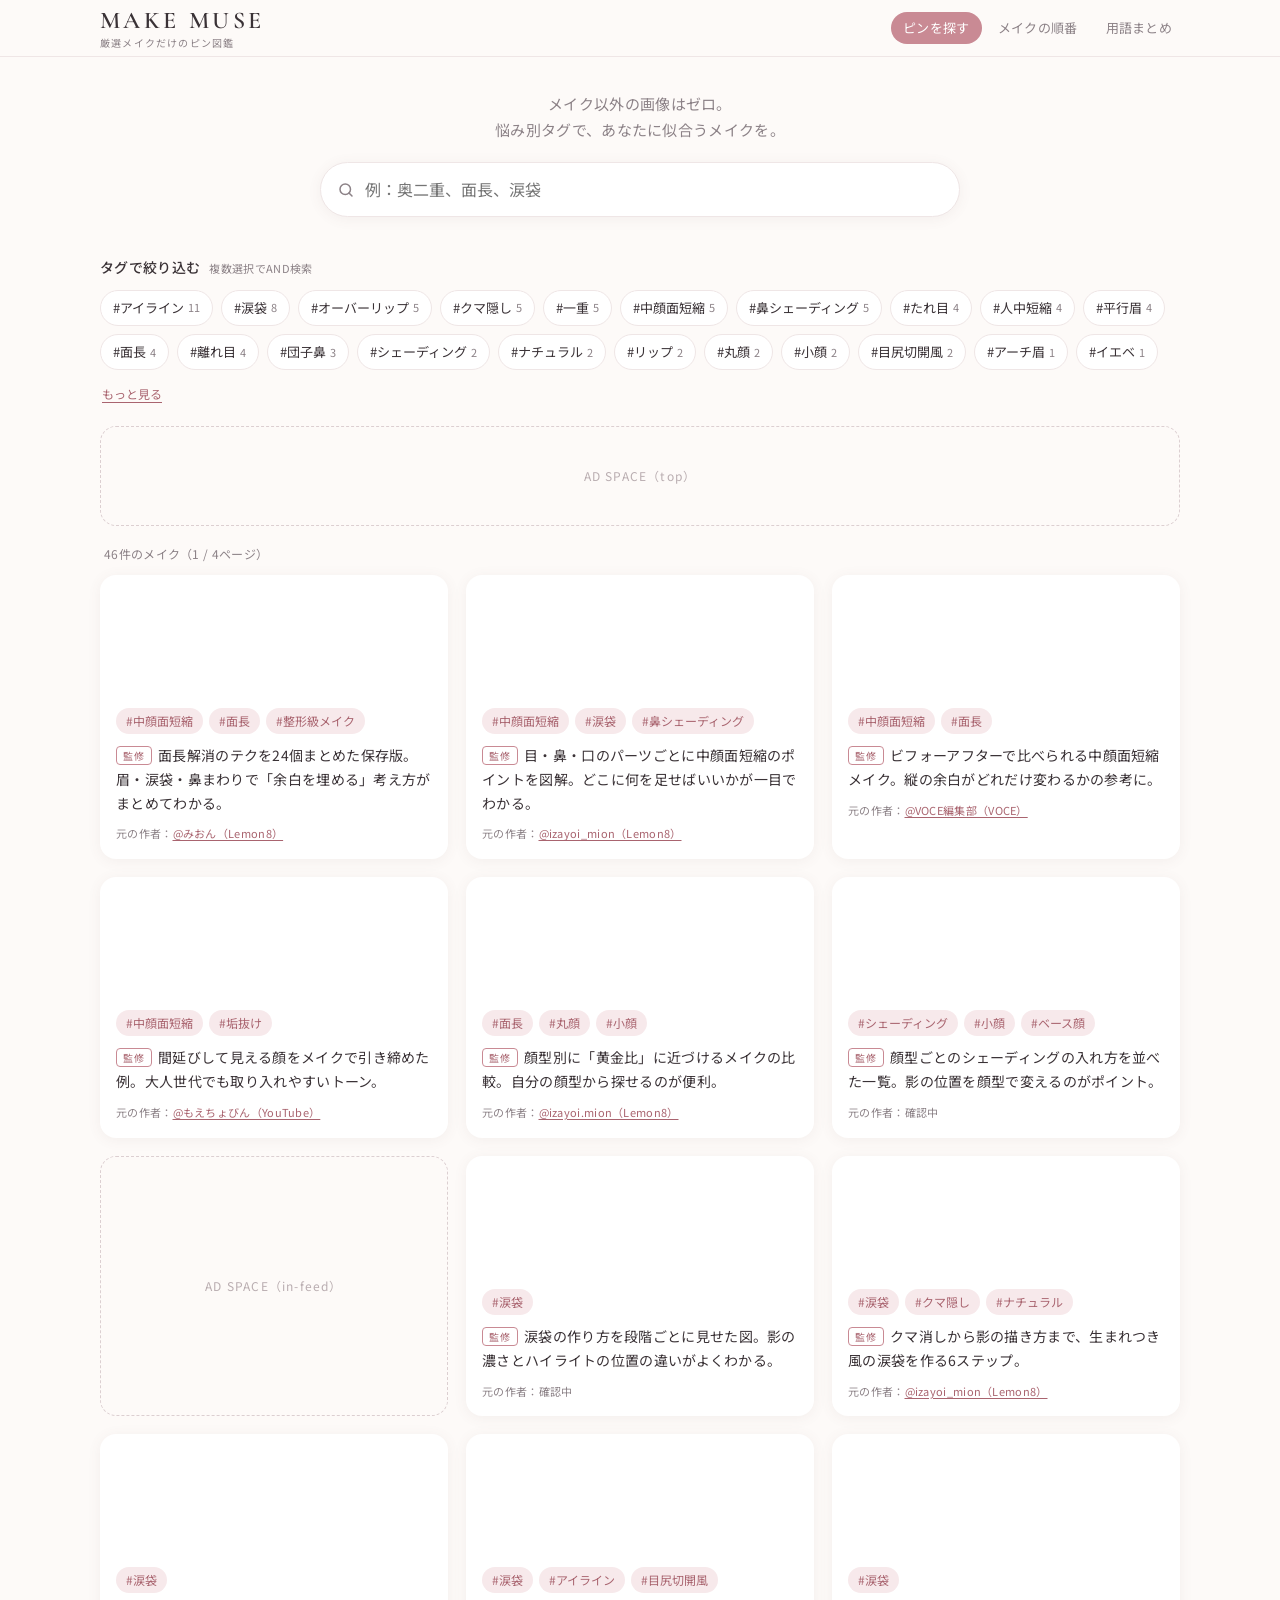
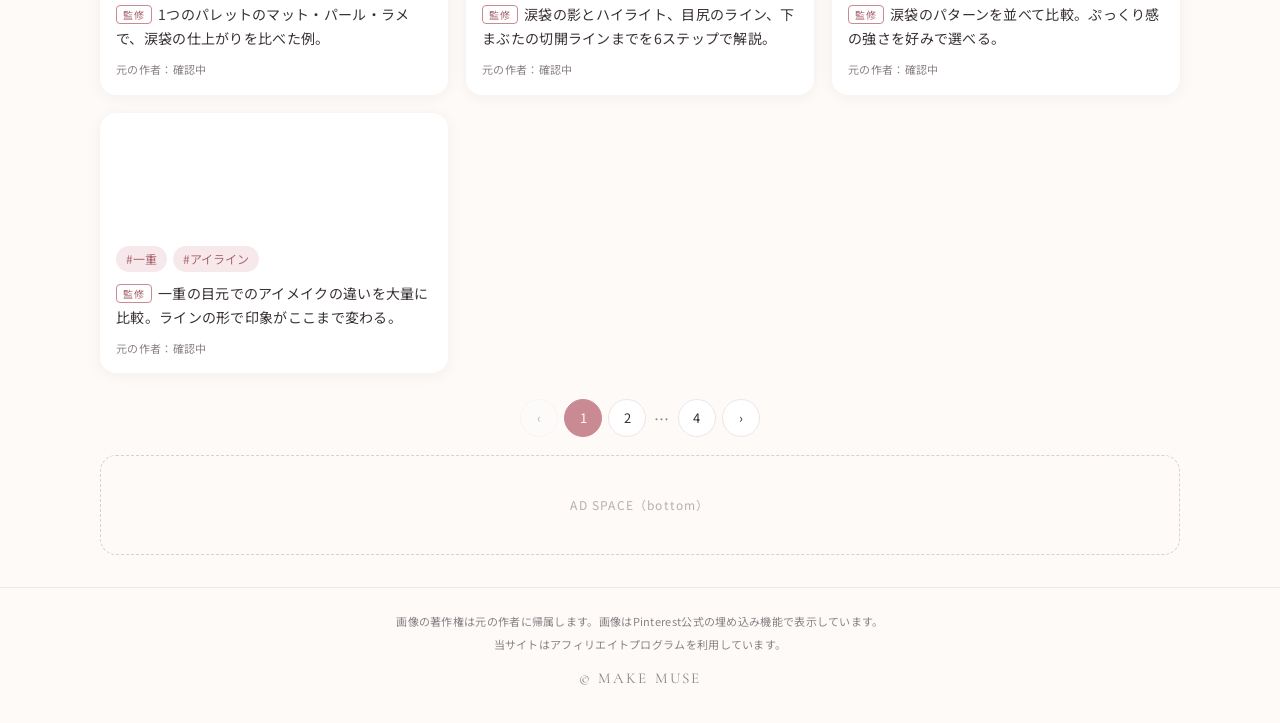
<file: index.html>
<!DOCTYPE html>
<html lang="ja">
<head>
  <meta charset="UTF-8">
  <meta name="viewport" content="width=device-width, initial-scale=1">
  <title>MAKE MUSE｜厳選メイクだけを集めたピン図鑑</title>
  <meta name="description" content="Pinterestから“メイク画像だけ”を厳選。#一重 #中顔面短縮 #涙袋 などのタグで、悩みに合うメイクがすぐ見つかるキュレーションサイト。">
  <meta property="og:title" content="MAKE MUSE｜厳選メイクだけを集めたピン図鑑">
  <meta property="og:description" content="悩み別タグで探せる、純粋なメイク画像だけのキュレーション。">
  <meta property="og:type" content="website">
  <meta property="og:url" content="https://makemuse.github.io/">
  <meta property="og:site_name" content="MAKE MUSE">
  <meta property="og:locale" content="ja_JP">
  <meta name="twitter:card" content="summary">
  <link rel="canonical" href="https://makemuse.github.io/">
  <link rel="preconnect" href="https://fonts.googleapis.com">
  <link rel="preconnect" href="https://fonts.gstatic.com" crossorigin>
  <link href="https://fonts.googleapis.com/css2?family=Noto+Sans+JP:wght@400;500;700&family=Cormorant+Garamond:wght@500;600&display=swap" rel="stylesheet">
  <link rel="stylesheet" href="css/style.css">

  <!-- ================================================================
       AdSense を使う場合はここに審査用/自動広告のコードを貼る
       <script async src="https://pagead2.googlesyndication.com/pagead/js/adsbygoogle.js?client=ca-pub-XXXXXXXXXXXXXXXX" crossorigin="anonymous"></script>
       ================================================================ -->
</head>
<body>
  <header class="site-header">
    <div class="container">
      <a class="logo" href="./">
        <span class="logo-en">MAKE MUSE</span>
        <span class="logo-ja">厳選メイクだけのピン図鑑</span>
      </a>
      <nav class="site-nav" aria-label="サイト内メニュー">
        <ul>
          <li><a href="./" aria-current="page">ピンを探す</a></li>
          <li><a href="guide.html">メイクの順番</a></li>
          <li><a href="glossary.html">用語まとめ</a></li>
        </ul>
      </nav>
    </div>
  </header>

  <main class="container">
    <section class="hero">
      <h1 class="hero-lead">メイク以外の画像はゼロ。<br>悩み別タグで、あなたに似合うメイクを。</h1>
    </section>

    <!-- 検索 -->
    <section class="search" aria-label="検索">
      <div class="search-box">
        <svg class="search-icon" viewBox="0 0 24 24" aria-hidden="true"><circle cx="11" cy="11" r="7" fill="none" stroke="currentColor" stroke-width="2"/><path d="M20 20l-4-4" stroke="currentColor" stroke-width="2" stroke-linecap="round"/></svg>
        <input id="search-input" type="search" inputmode="search" autocomplete="off"
               placeholder="例：奥二重、面長、涙袋" aria-label="キーワードで検索">
        <button id="search-clear" class="search-clear" type="button" aria-label="検索語を消す" hidden>×</button>
      </div>
      <p id="search-hint" class="search-hint" aria-live="polite"></p>
    </section>

    <!-- タグ -->
    <section class="tags" aria-label="タグで絞り込み">
      <div class="tags-head">
        <h2 class="section-title">タグで絞り込む <small>複数選択でAND検索</small></h2>
        <button id="tags-reset" class="text-btn" type="button" hidden>すべて解除</button>
      </div>
      <div id="tag-list" class="tag-list"></div>
      <button id="tags-more" class="text-btn tags-more" type="button" hidden>もっと見る</button>
    </section>

    <!-- 広告枠：上部（AdSense ディスプレイ広告などを想定） -->
    <aside class="ad-slot ad-slot--top" data-ad="top" aria-label="広告"></aside>

    <!-- 結果 -->
    <section class="results" aria-label="検索結果">
      <p id="result-count" class="result-count" aria-live="polite"></p>
      <div id="pin-grid" class="pin-grid"></div>
      <div id="empty" class="empty" hidden></div>
      <nav id="pager" class="pager" aria-label="ページ送り"></nav>
    </section>

    <!-- 広告枠：下部 -->
    <aside class="ad-slot ad-slot--bottom" data-ad="bottom" aria-label="広告"></aside>
  </main>

  <footer class="site-footer">
    <div class="container">
      <p class="footer-note">画像の著作権は元の作者に帰属します。画像はPinterest公式の埋め込み機能で表示しています。</p>
      <p class="footer-note">当サイトはアフィリエイトプログラムを利用しています。</p>
      <p class="copyright">© MAKE MUSE</p>
    </div>
  </footer>

  <script src="js/app.js"></script>
  <!-- Pinterest公式ウィジェット。data-pin-build で再描画用の関数名を公開 -->
  <script async defer src="https://assets.pinterest.com/js/pinit.js" data-pin-build="parsePins"></script>
</body>
</html>
</file>
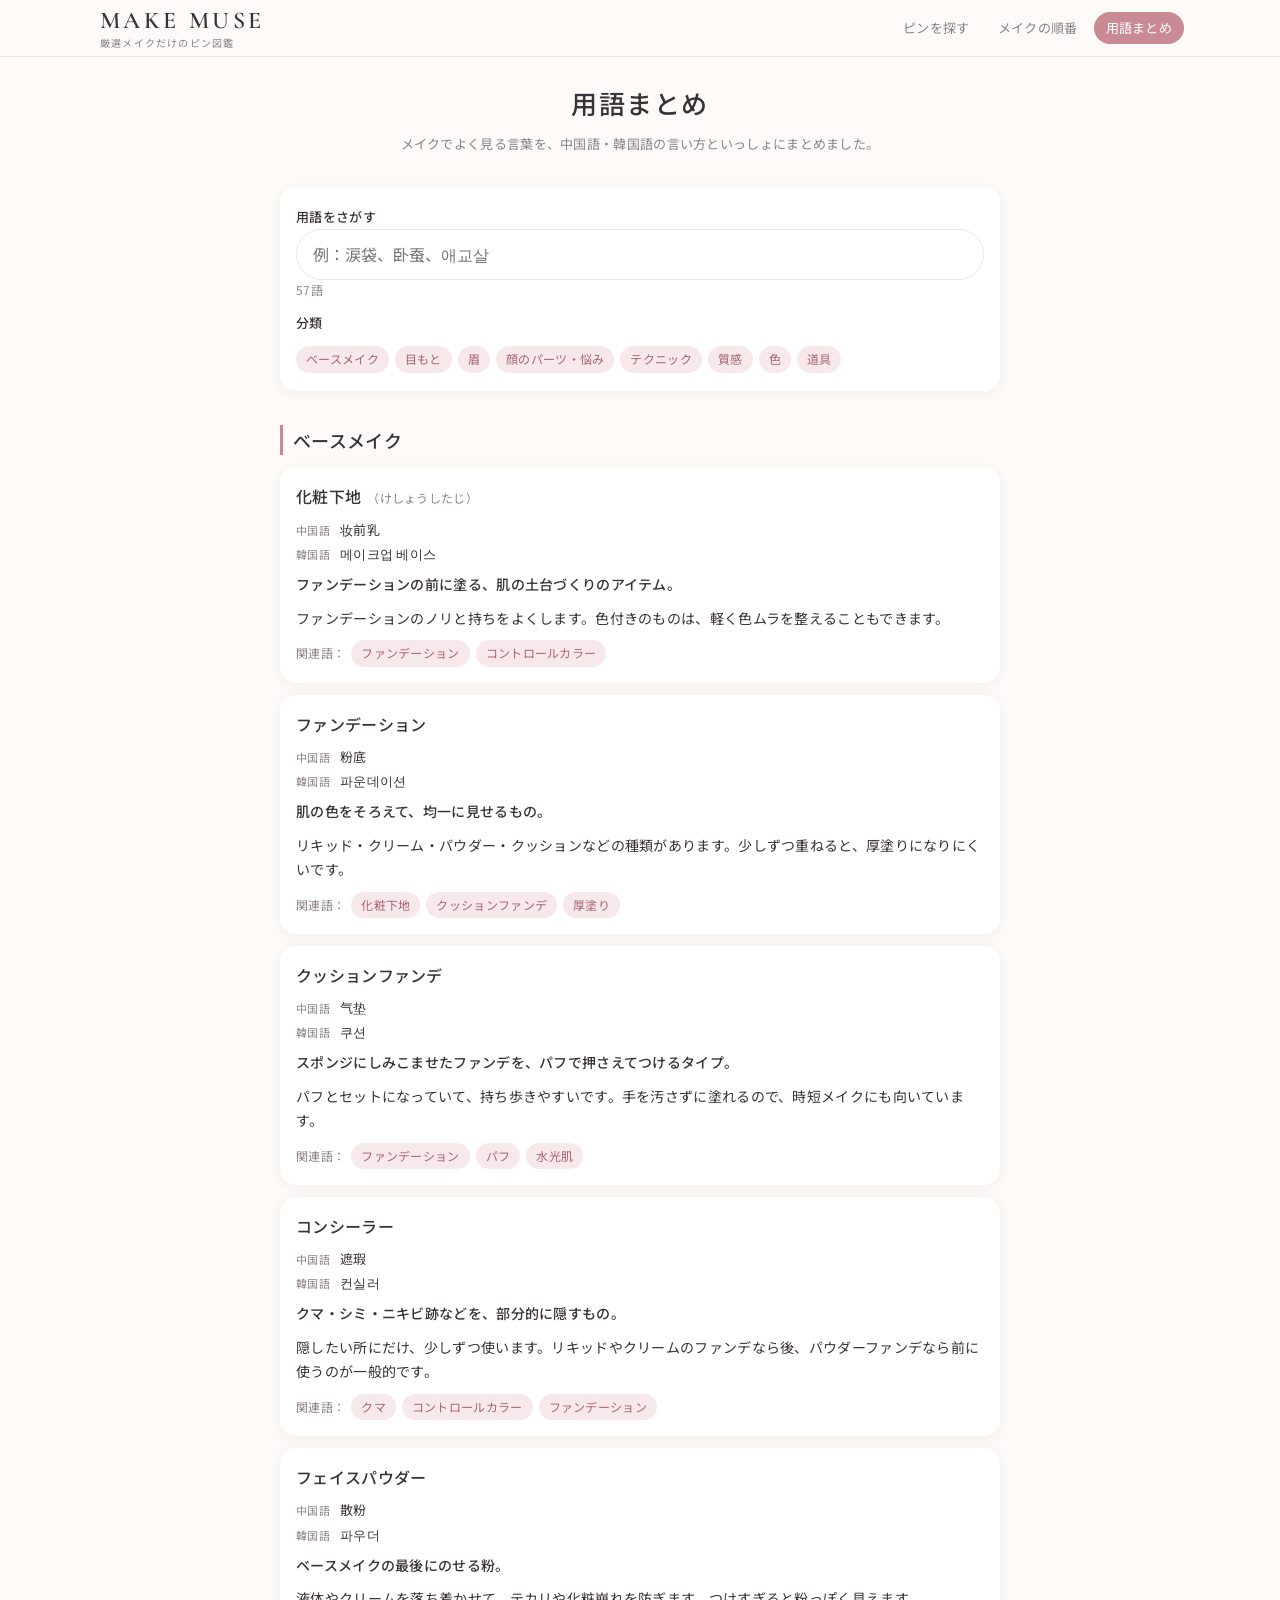
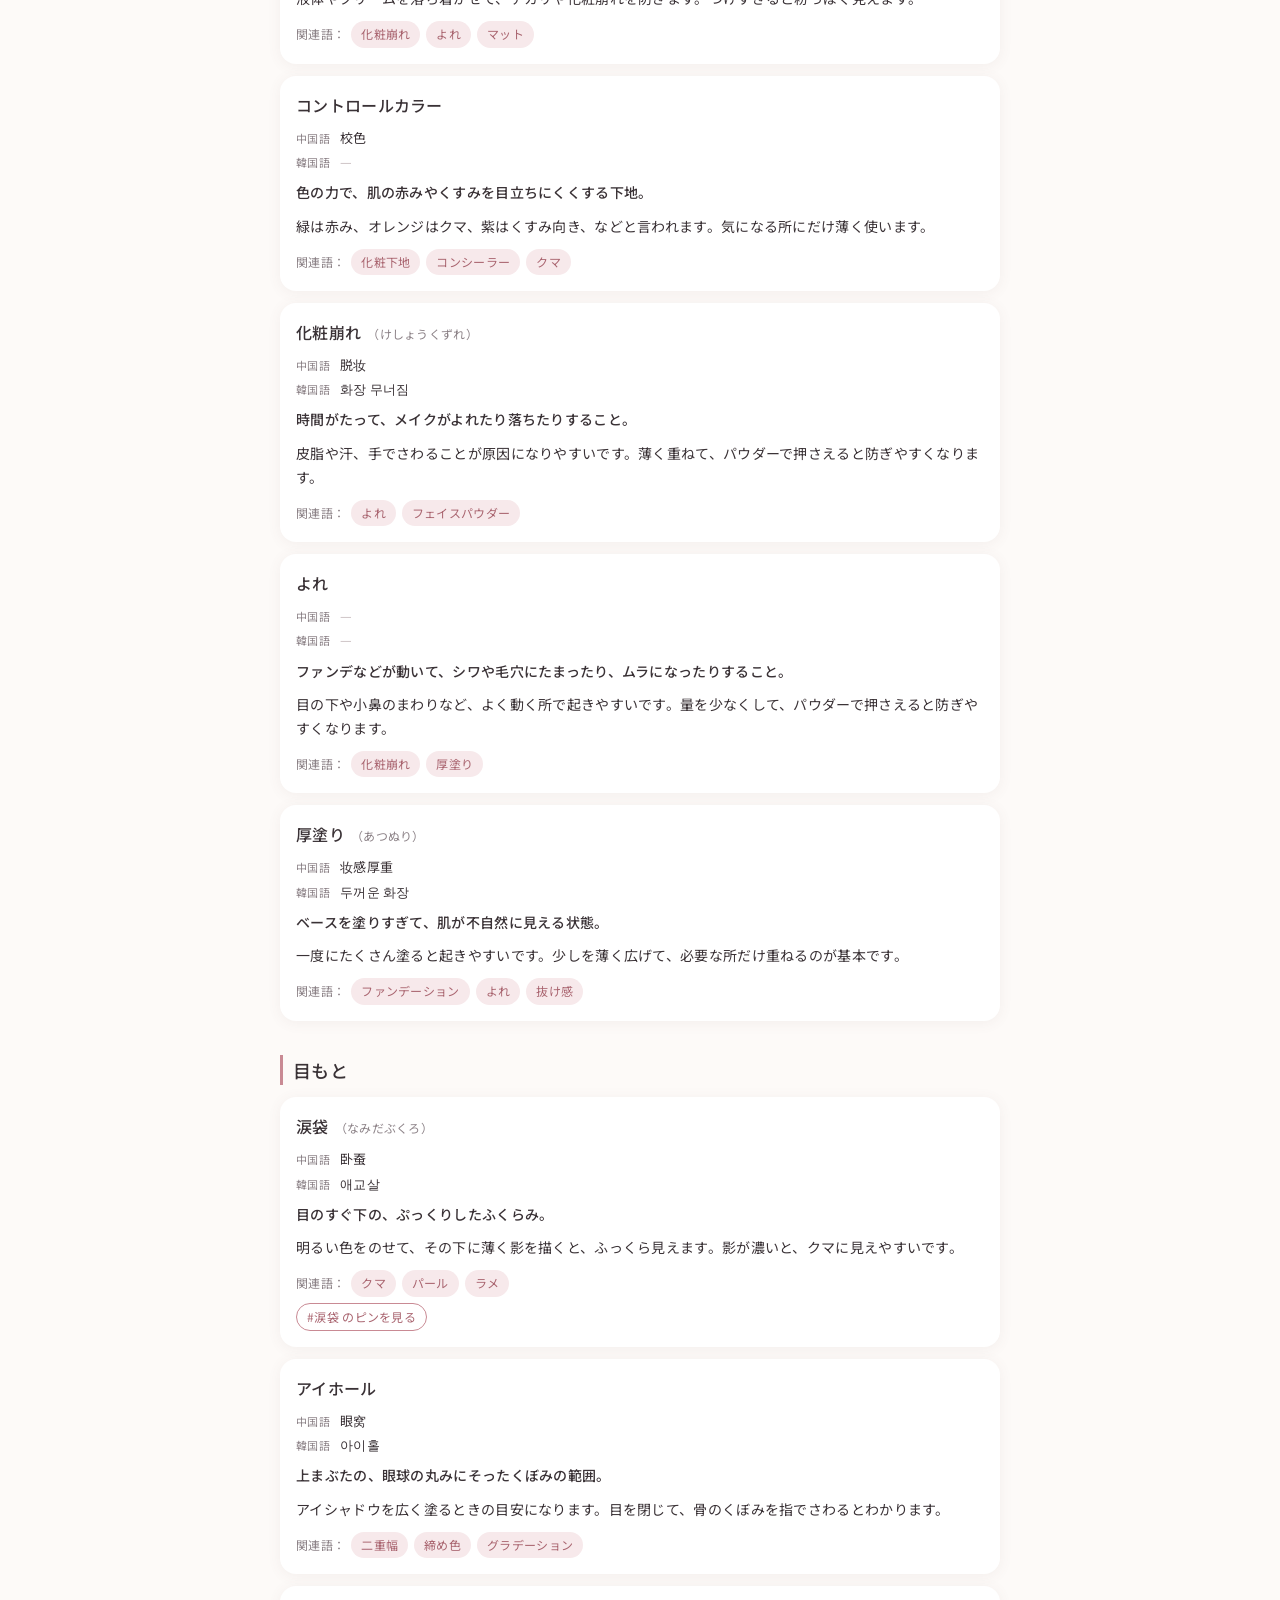
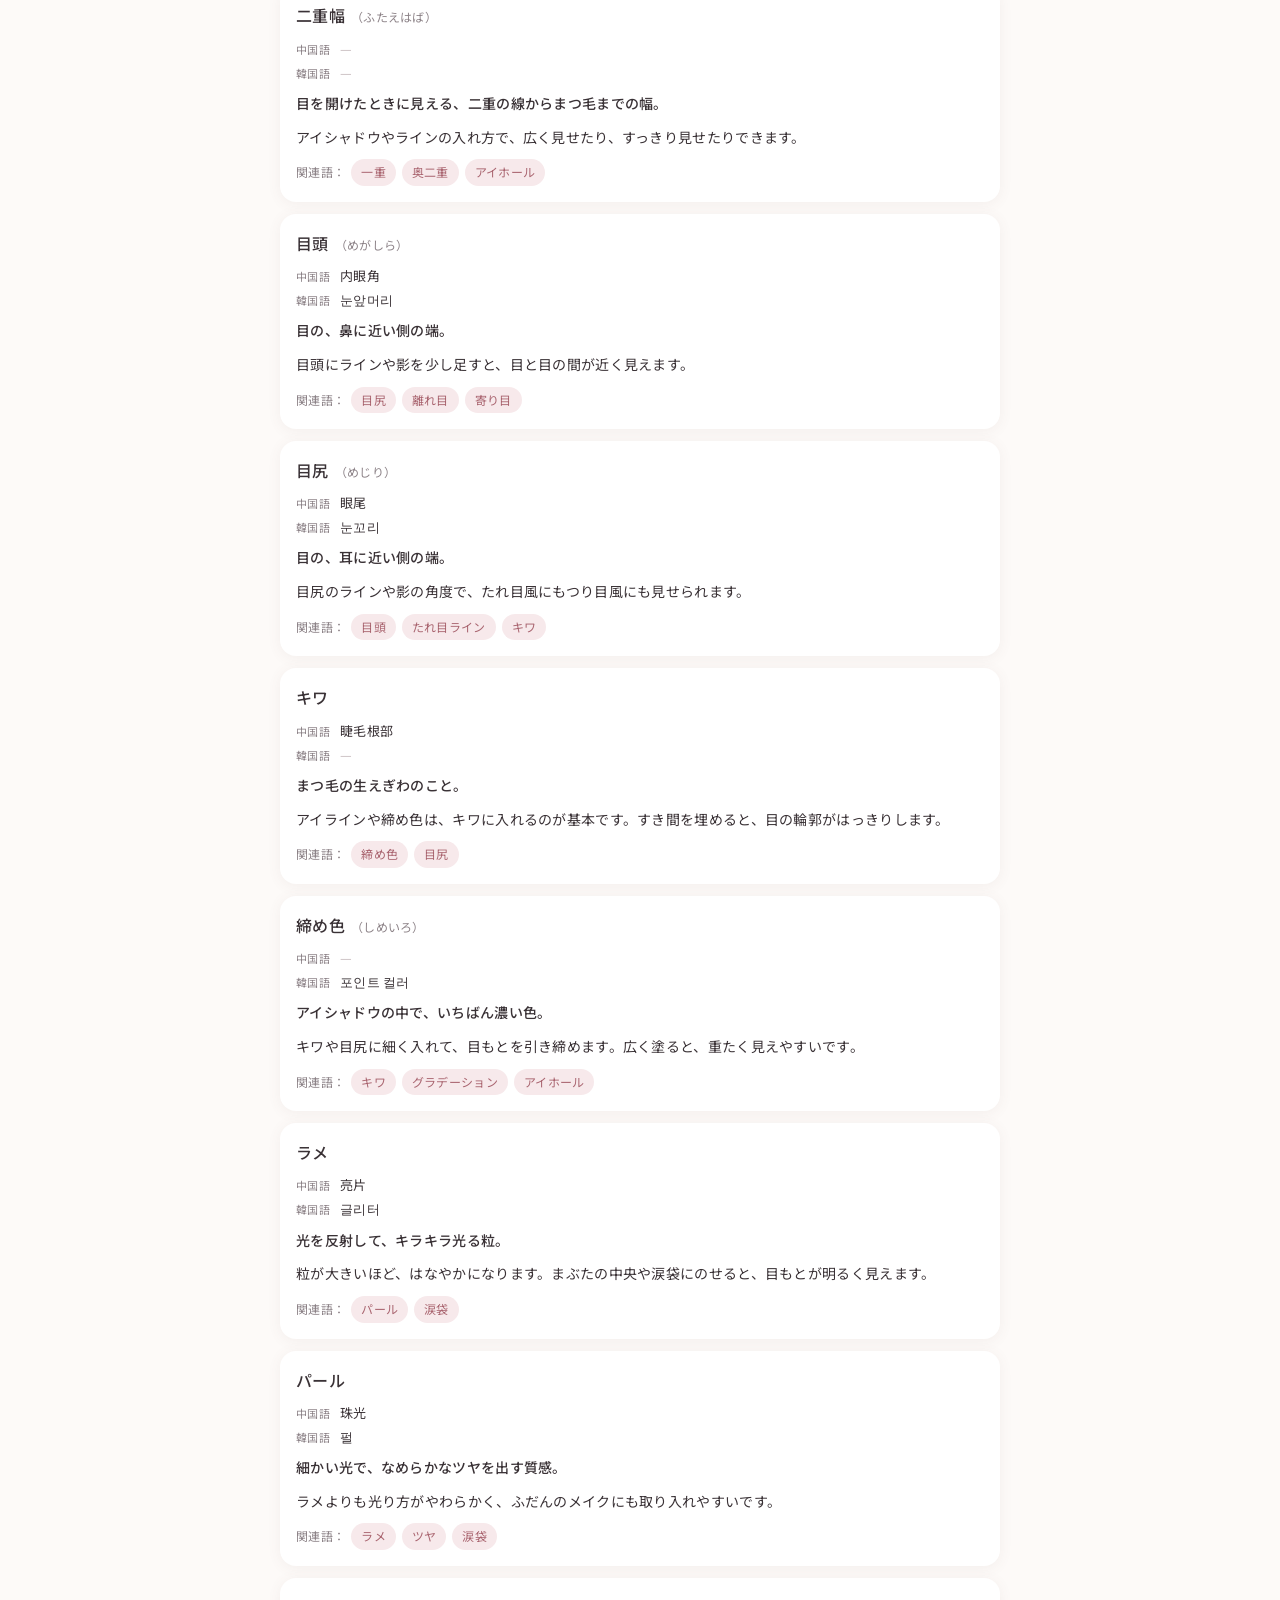
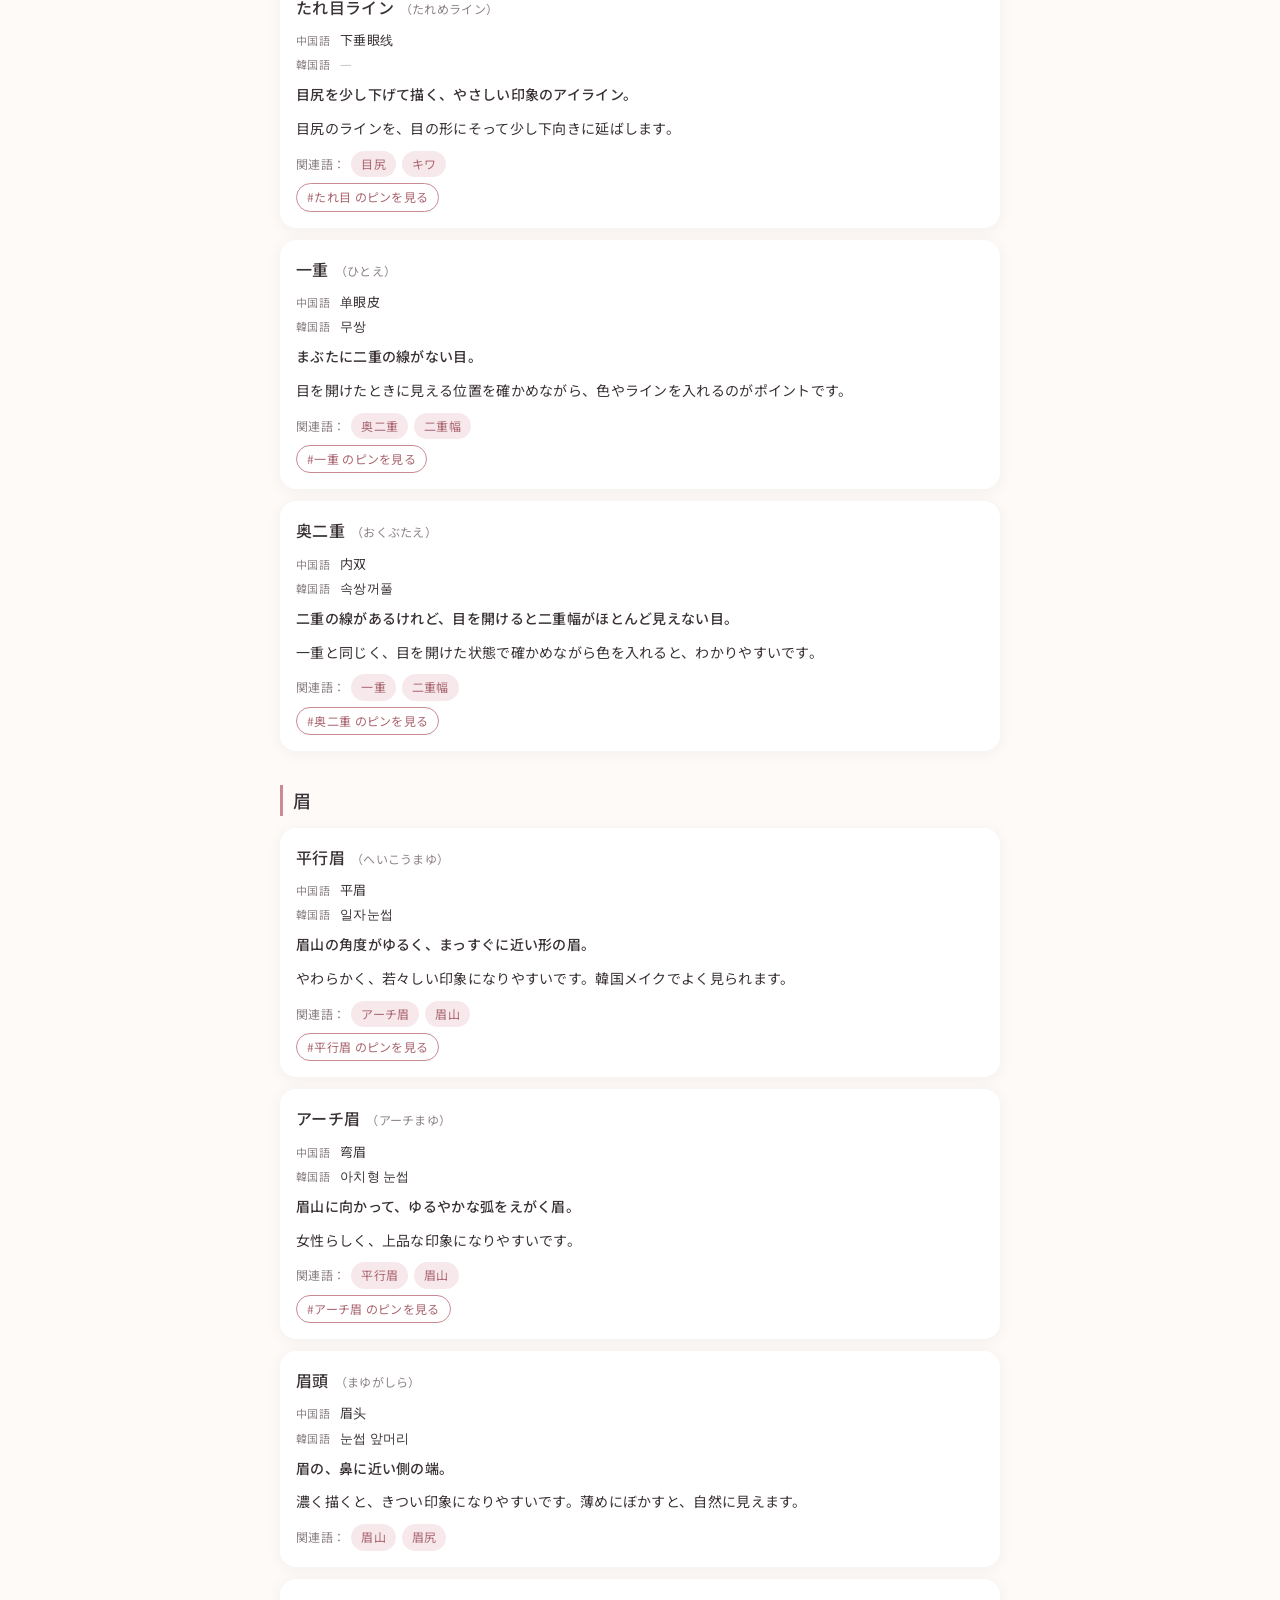
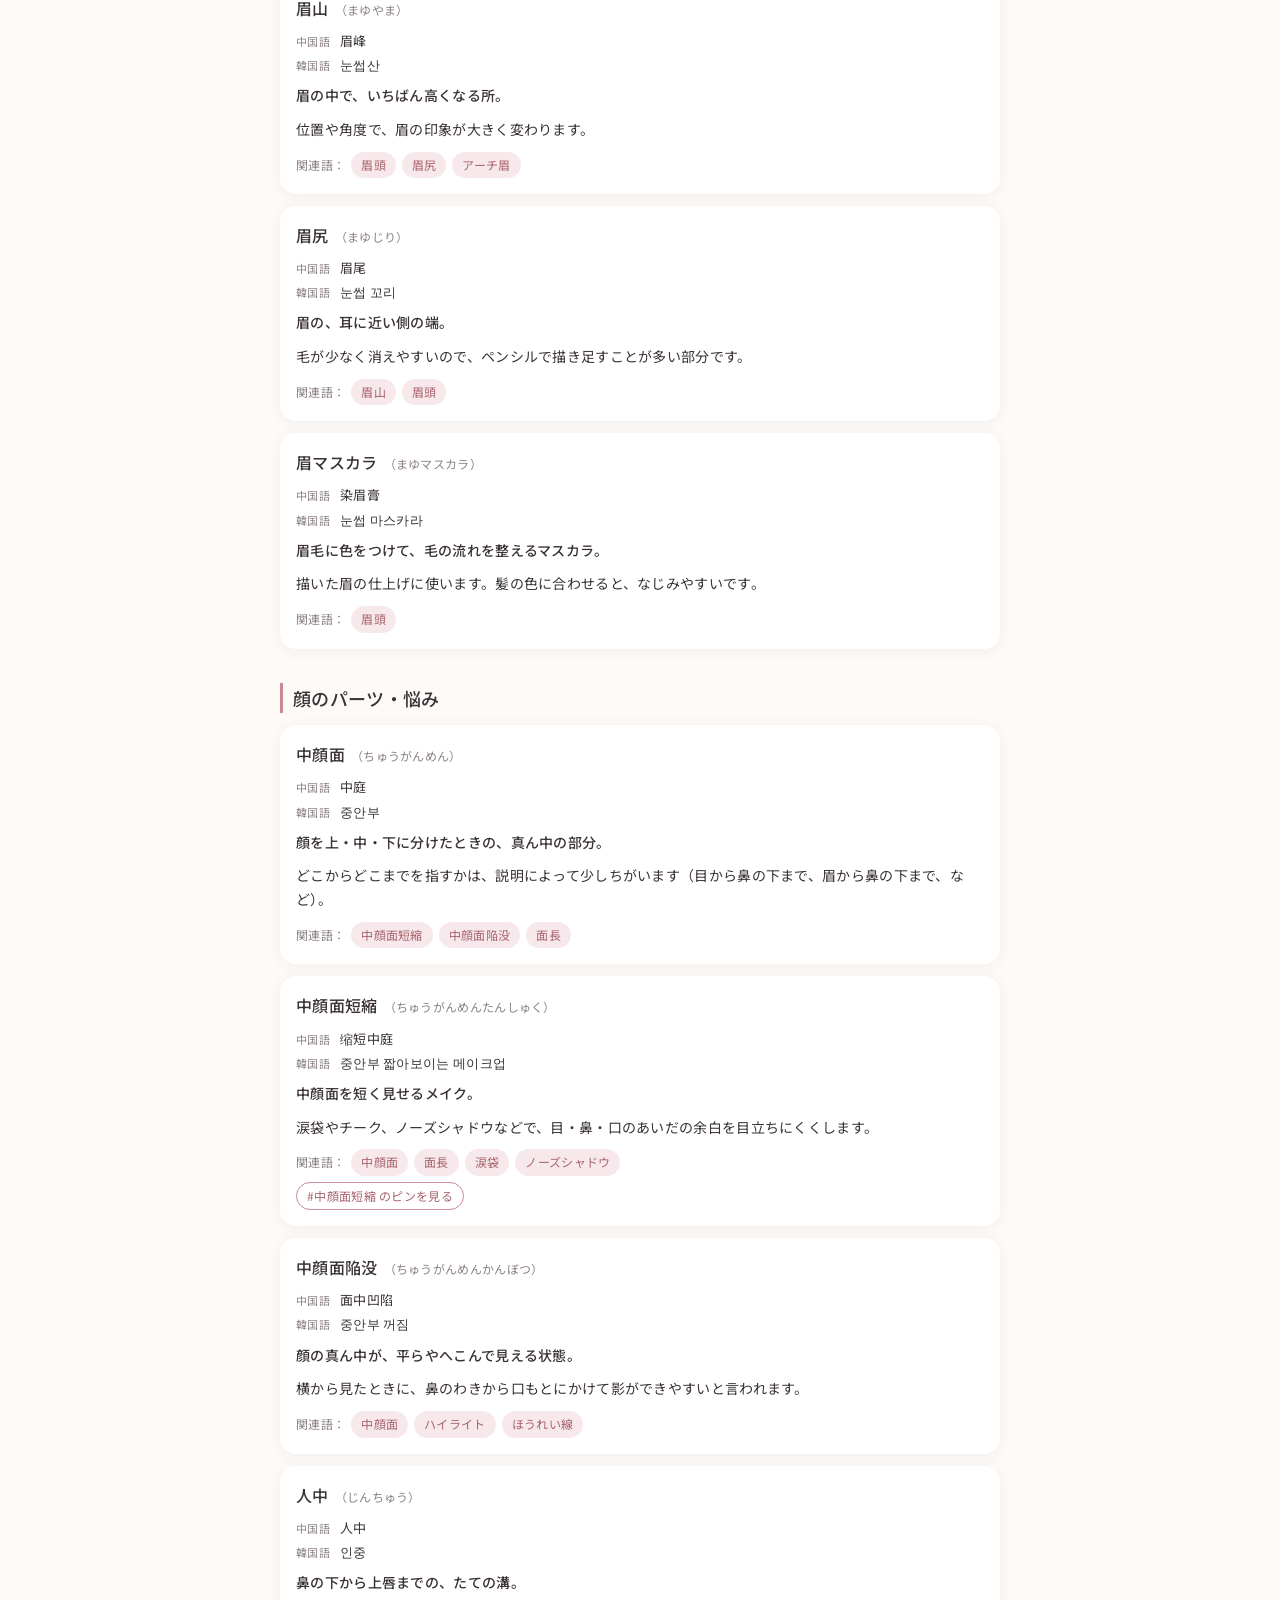
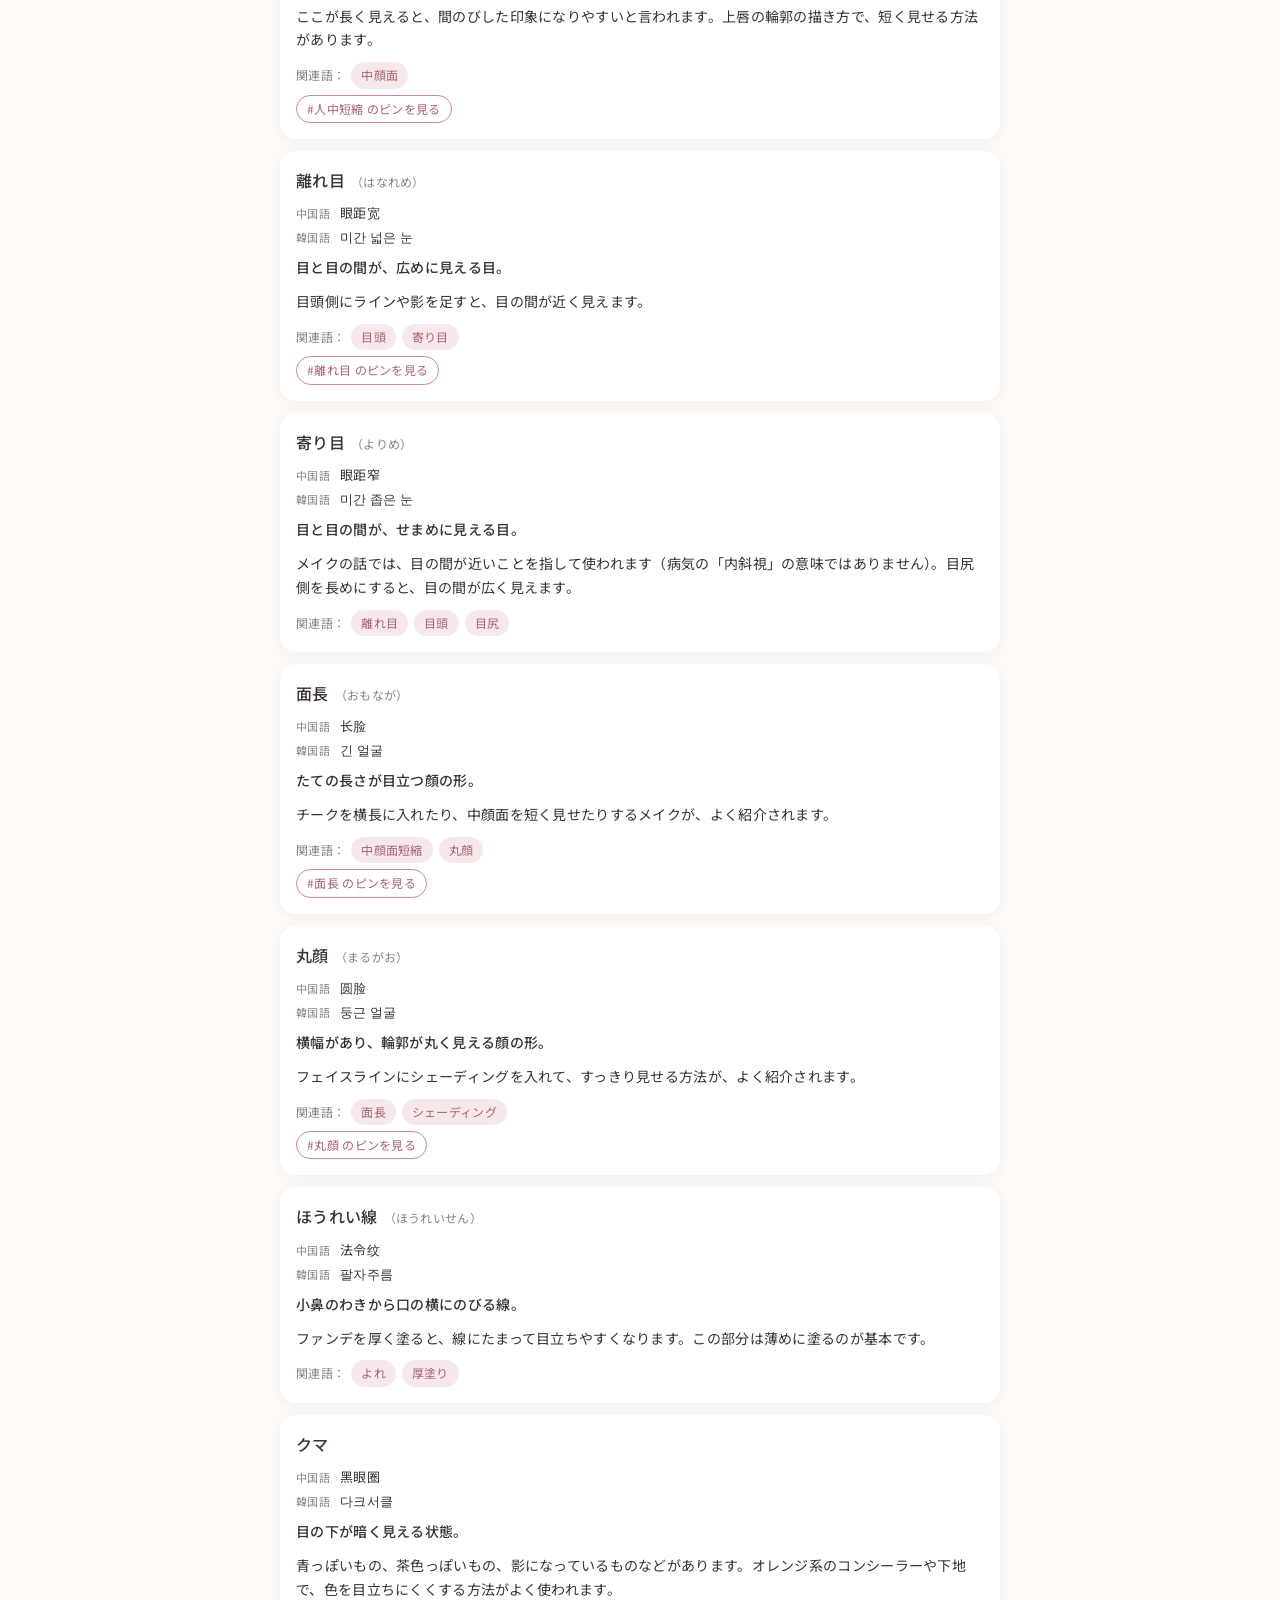
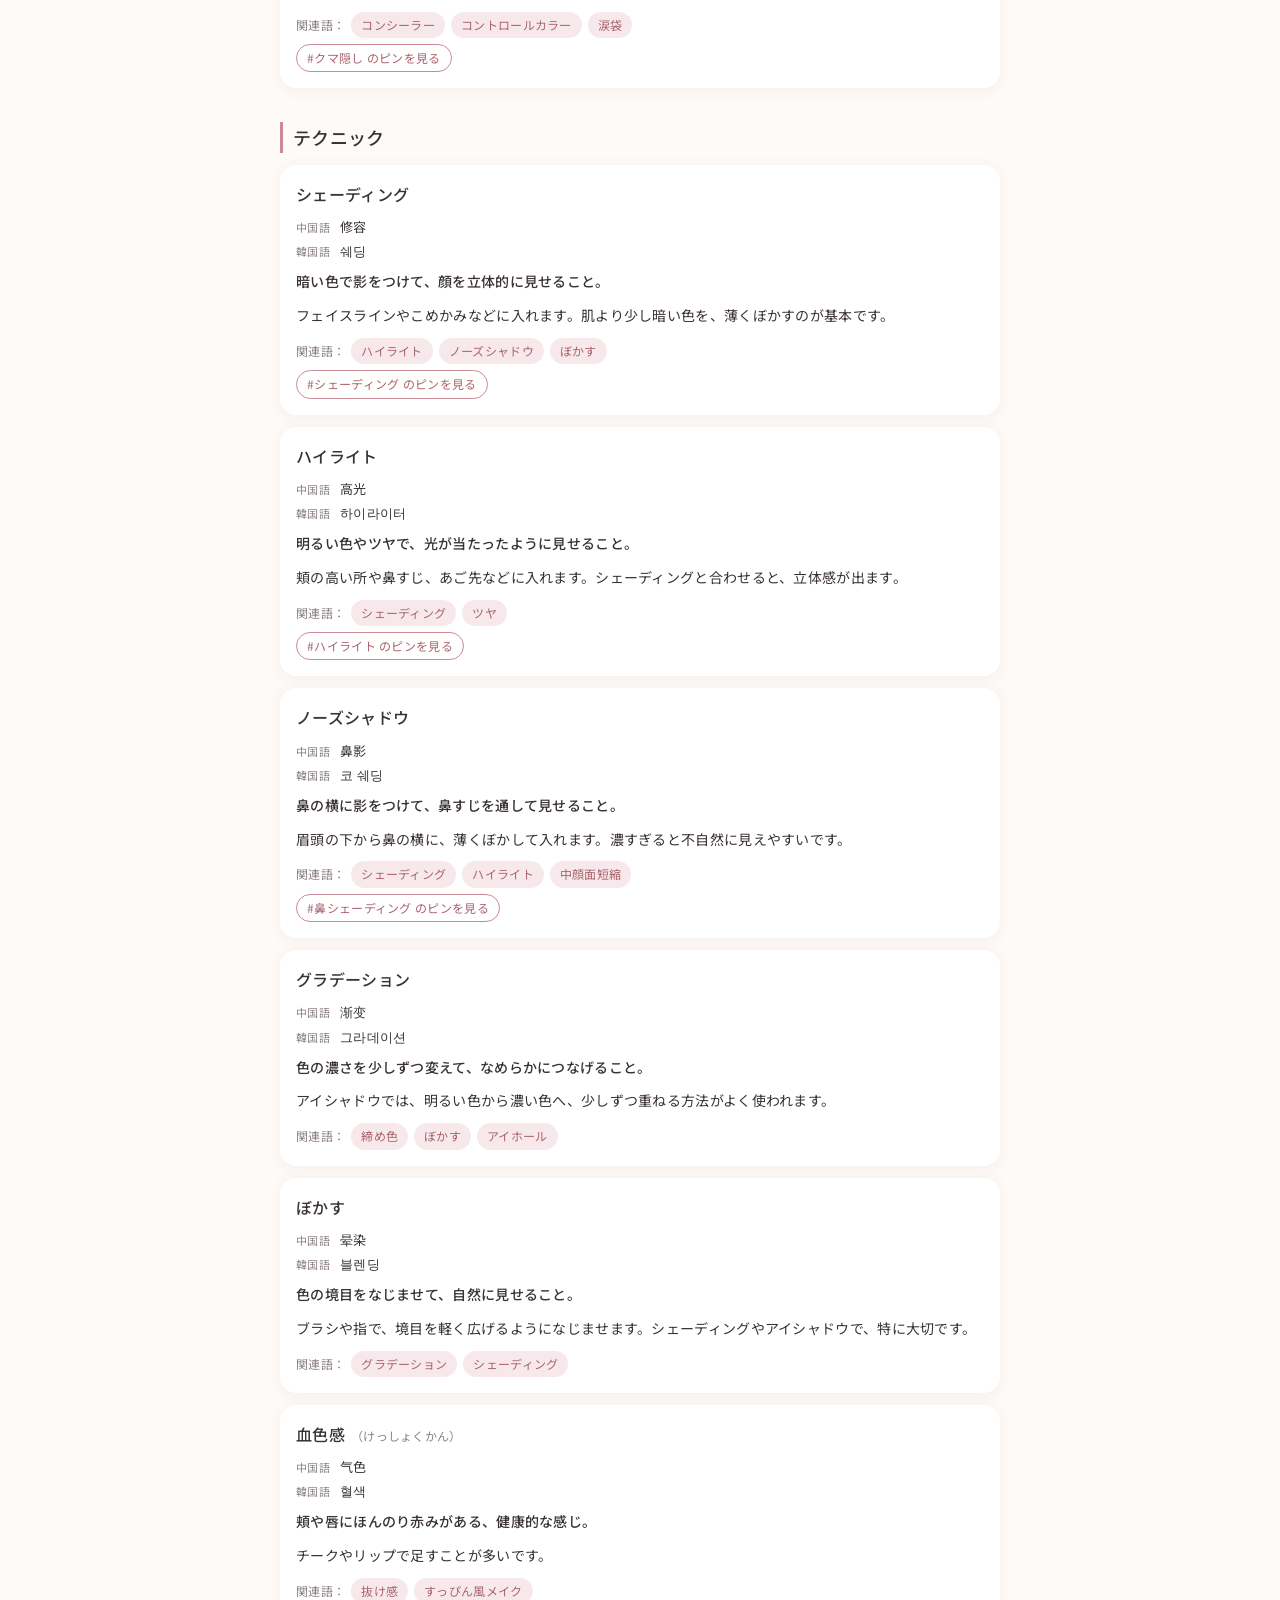
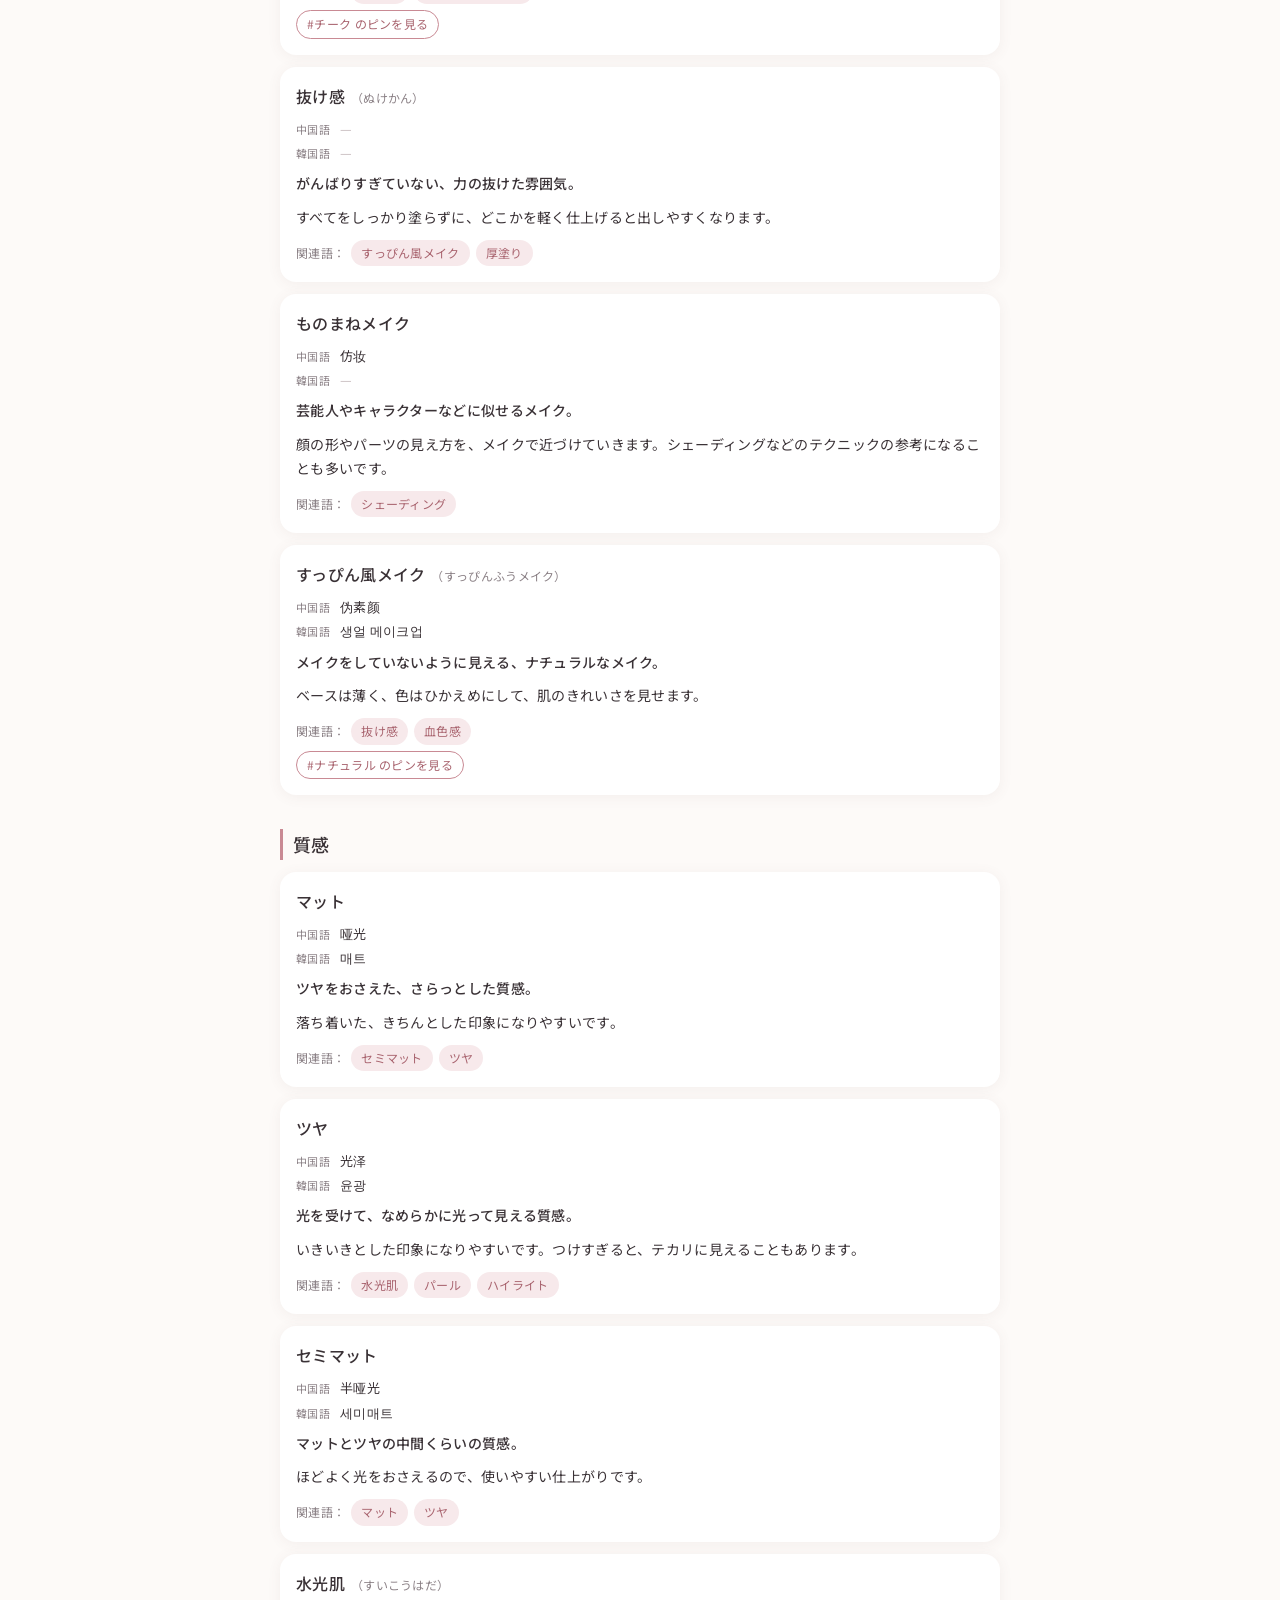
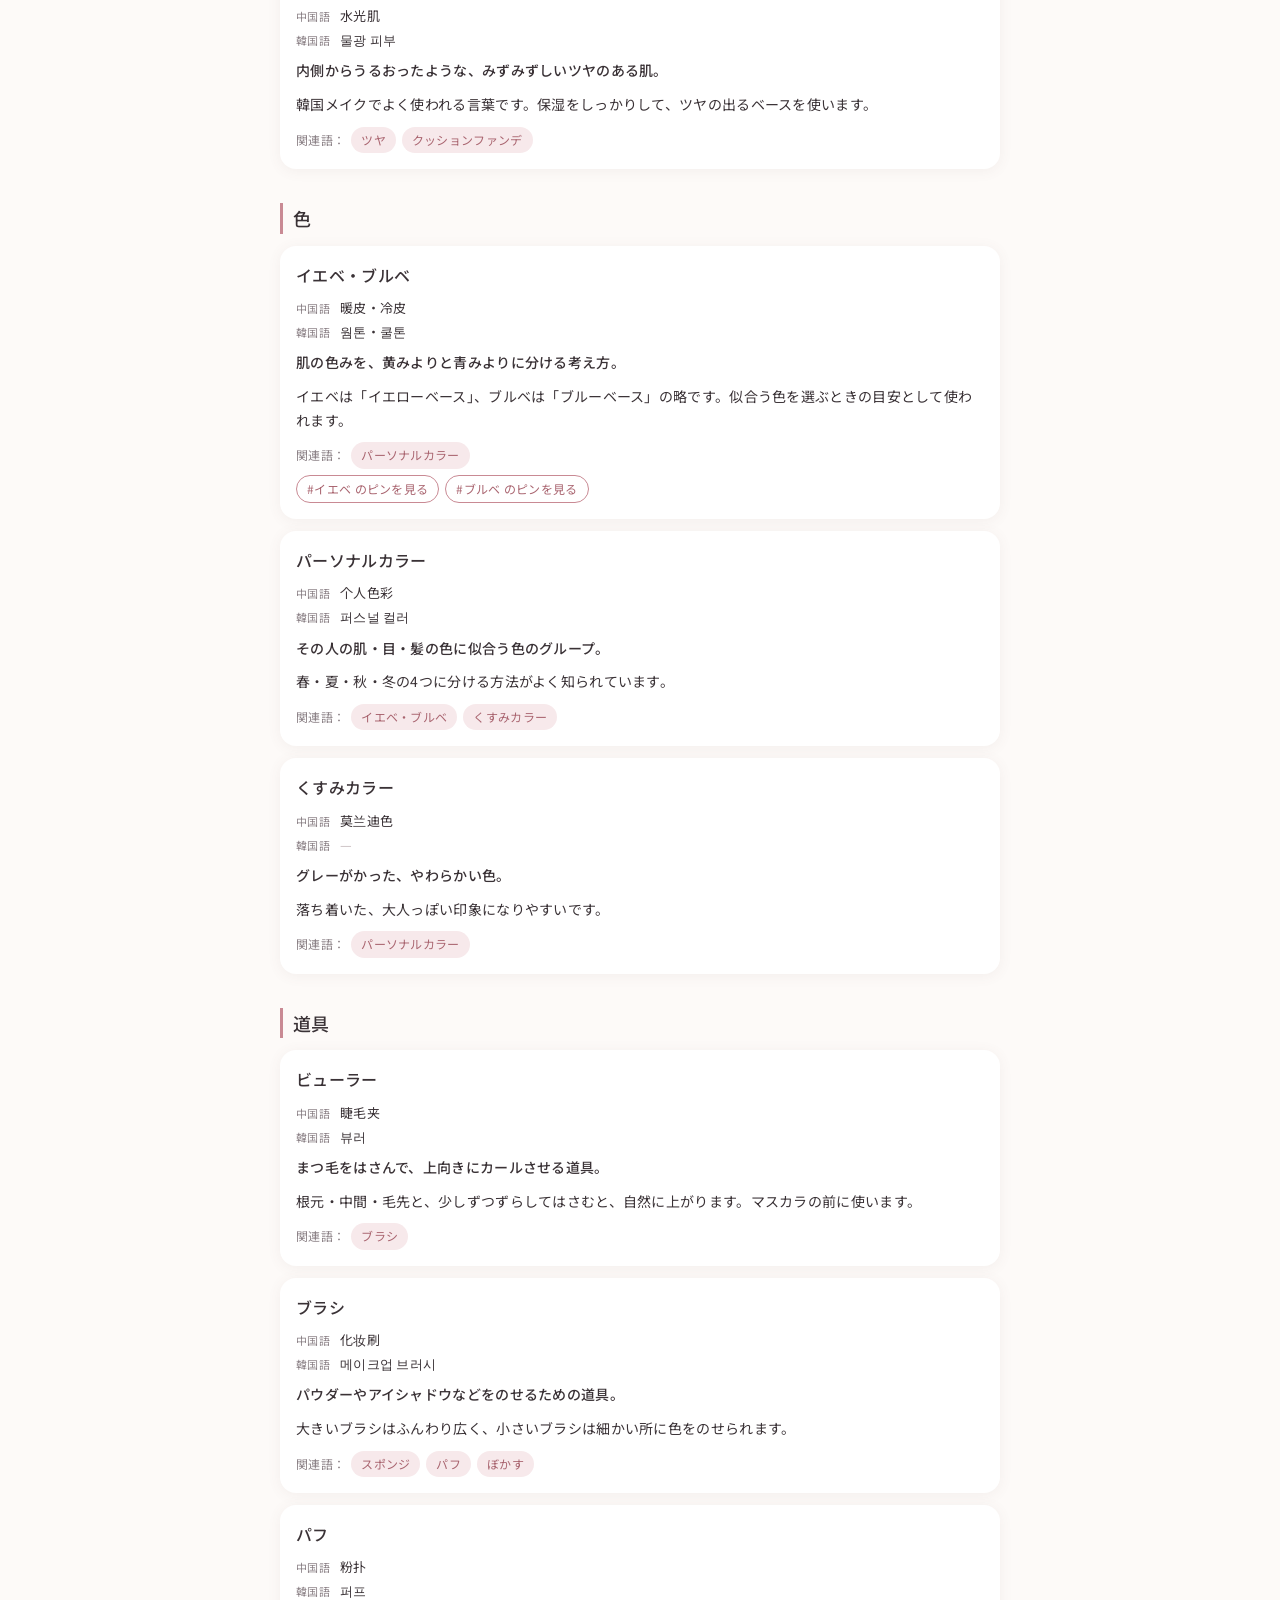
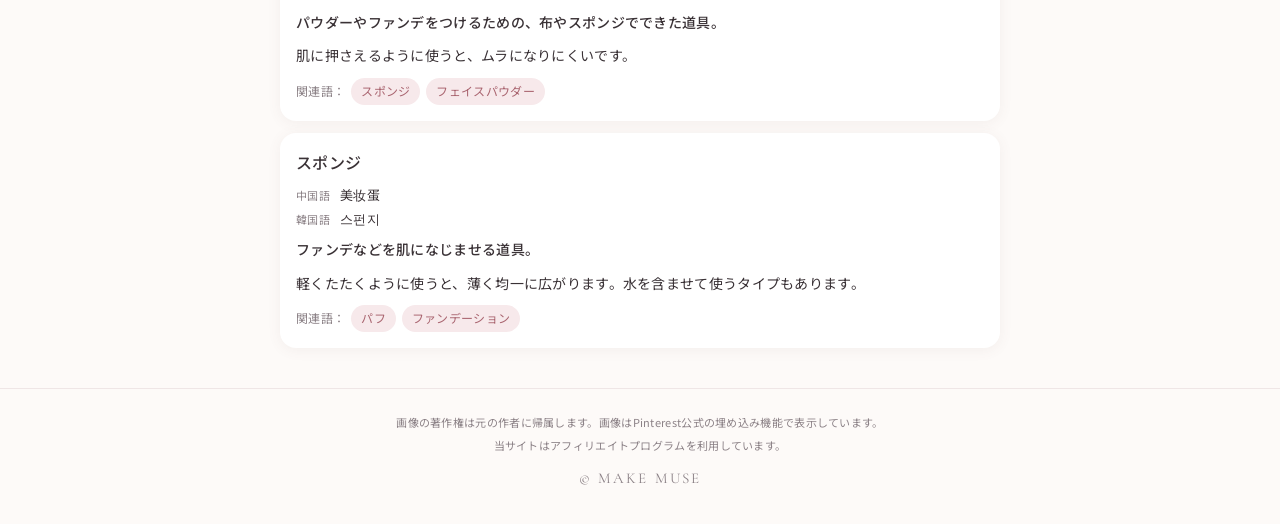
<file: glossary.html>
<!DOCTYPE html>
<html lang="ja">
<head>
  <meta charset="UTF-8">
  <meta name="viewport" content="width=device-width, initial-scale=1">
  <title>メイク用語まとめ｜涙袋・中顔面短縮などを中国語・韓国語つきで解説｜MAKE MUSE</title>
  <meta name="description" content="涙袋、中顔面短縮、ノーズシャドウなど、メイクでよく見る用語を初心者向けにやさしく解説。中国語・韓国語での言い方と、関連するメイクのピンへのリンク付き。">
  <meta property="og:title" content="メイク用語まとめ｜中国語・韓国語つき｜MAKE MUSE">
  <meta property="og:description" content="メイクでよく見る用語を、中国語・韓国語の言い方つきで初心者向けにまとめました。">
  <meta property="og:type" content="article">
  <meta property="og:url" content="https://makemuse.github.io/glossary.html">
  <meta property="og:site_name" content="MAKE MUSE">
  <meta property="og:locale" content="ja_JP">
  <meta name="twitter:card" content="summary">
  <link rel="canonical" href="https://makemuse.github.io/glossary.html">
  <link rel="preconnect" href="https://fonts.googleapis.com">
  <link rel="preconnect" href="https://fonts.gstatic.com" crossorigin>
  <link href="https://fonts.googleapis.com/css2?family=Noto+Sans+JP:wght@400;500;700&family=Cormorant+Garamond:wght@500;600&display=swap" rel="stylesheet">
  <link rel="stylesheet" href="css/style.css">
</head>
<body>
  <header class="site-header">
    <div class="container">
      <a class="logo" href="./">
        <span class="logo-en">MAKE MUSE</span>
        <span class="logo-ja">厳選メイクだけのピン図鑑</span>
      </a>
      <nav class="site-nav" aria-label="サイト内メニュー">
        <ul>
          <li><a href="./">ピンを探す</a></li>
          <li><a href="guide.html">メイクの順番</a></li>
          <li><a href="glossary.html" aria-current="page">用語まとめ</a></li>
        </ul>
      </nav>
    </div>
  </header>

  <main class="container doc">
    <div class="doc-head">
      <!-- 下書き:監修待ち -->
      <h1>用語まとめ</h1>
      <p class="doc-lead">メイクでよく見る言葉を、中国語・韓国語の言い方といっしょにまとめました。</p>
    </div>

    <div class="panel toc gl-tools">
      <div class="gl-search">
        <label class="toc-title" for="gl-q">用語をさがす</label>
        <input id="gl-q" type="search" autocomplete="off" placeholder="例：涙袋、卧蚕、애교살" aria-describedby="gl-count">
        <p id="gl-count" class="gl-count" aria-live="polite">57語</p>
      </div>
      <p class="toc-title">分類</p>
      <ul class="jump"><li><a class="chip-link" href="#cat-base">ベースメイク</a></li><li><a class="chip-link" href="#cat-eye">目もと</a></li><li><a class="chip-link" href="#cat-brow">眉</a></li><li><a class="chip-link" href="#cat-face">顔のパーツ・悩み</a></li><li><a class="chip-link" href="#cat-tech">テクニック</a></li><li><a class="chip-link" href="#cat-texture">質感</a></li><li><a class="chip-link" href="#cat-color">色</a></li><li><a class="chip-link" href="#cat-tools">道具</a></li></ul>
    </div>

    <section class="gl-cat" id="cat-base" aria-labelledby="cat-base-title">
      <!-- 下書き:監修待ち -->
      <h2 id="cat-base-title">ベースメイク</h2>
      <div class="terms">
        <article class="panel term" id="化粧下地" data-search="化粧下地 けしょうしたじ 妆前乳 메이크업 베이스">
          <h3>化粧下地 <span class="term-yomi">（けしょうしたじ）</span></h3>
          <dl class="term-langs">
            <dt>中国語</dt><dd lang="zh">妆前乳</dd>
            <dt>韓国語</dt><dd lang="ko">메이크업 베이스</dd>
          </dl>
          <p class="term-short">ファンデーションの前に塗る、肌の土台づくりのアイテム。</p>
          <p class="term-more">ファンデーションのノリと持ちをよくします。色付きのものは、軽く色ムラを整えることもできます。</p>
          <div class="term-foot"><span>関連語：</span><a class="chip-link" href="#ファンデーション">ファンデーション</a><a class="chip-link" href="#コントロールカラー">コントロールカラー</a></div>
        </article>
        <article class="panel term" id="ファンデーション" data-search="ファンデーション 粉底 파운데이션">
          <h3>ファンデーション</h3>
          <dl class="term-langs">
            <dt>中国語</dt><dd lang="zh">粉底</dd>
            <dt>韓国語</dt><dd lang="ko">파운데이션</dd>
          </dl>
          <p class="term-short">肌の色をそろえて、均一に見せるもの。</p>
          <p class="term-more">リキッド・クリーム・パウダー・クッションなどの種類があります。少しずつ重ねると、厚塗りになりにくいです。</p>
          <div class="term-foot"><span>関連語：</span><a class="chip-link" href="#化粧下地">化粧下地</a><a class="chip-link" href="#クッションファンデ">クッションファンデ</a><a class="chip-link" href="#厚塗り">厚塗り</a></div>
        </article>
        <article class="panel term" id="クッションファンデ" data-search="クッションファンデ 气垫 쿠션">
          <h3>クッションファンデ</h3>
          <dl class="term-langs">
            <dt>中国語</dt><dd lang="zh">气垫</dd>
            <dt>韓国語</dt><dd lang="ko">쿠션</dd>
          </dl>
          <p class="term-short">スポンジにしみこませたファンデを、パフで押さえてつけるタイプ。</p>
          <p class="term-more">パフとセットになっていて、持ち歩きやすいです。手を汚さずに塗れるので、時短メイクにも向いています。</p>
          <div class="term-foot"><span>関連語：</span><a class="chip-link" href="#ファンデーション">ファンデーション</a><a class="chip-link" href="#パフ">パフ</a><a class="chip-link" href="#水光肌">水光肌</a></div>
        </article>
        <article class="panel term" id="コンシーラー" data-search="コンシーラー 遮瑕 컨실러">
          <h3>コンシーラー</h3>
          <dl class="term-langs">
            <dt>中国語</dt><dd lang="zh">遮瑕</dd>
            <dt>韓国語</dt><dd lang="ko">컨실러</dd>
          </dl>
          <p class="term-short">クマ・シミ・ニキビ跡などを、部分的に隠すもの。</p>
          <p class="term-more">隠したい所にだけ、少しずつ使います。リキッドやクリームのファンデなら後、パウダーファンデなら前に使うのが一般的です。</p>
          <div class="term-foot"><span>関連語：</span><a class="chip-link" href="#クマ">クマ</a><a class="chip-link" href="#コントロールカラー">コントロールカラー</a><a class="chip-link" href="#ファンデーション">ファンデーション</a></div>
        </article>
        <article class="panel term" id="フェイスパウダー" data-search="フェイスパウダー 散粉 파우더">
          <h3>フェイスパウダー</h3>
          <dl class="term-langs">
            <dt>中国語</dt><dd lang="zh">散粉</dd>
            <dt>韓国語</dt><dd lang="ko">파우더</dd>
          </dl>
          <p class="term-short">ベースメイクの最後にのせる粉。</p>
          <p class="term-more">液体やクリームを落ち着かせて、テカリや化粧崩れを防ぎます。つけすぎると粉っぽく見えます。</p>
          <div class="term-foot"><span>関連語：</span><a class="chip-link" href="#化粧崩れ">化粧崩れ</a><a class="chip-link" href="#よれ">よれ</a><a class="chip-link" href="#マット">マット</a></div>
        </article>
        <article class="panel term" id="コントロールカラー" data-search="コントロールカラー 校色">
          <h3>コントロールカラー</h3>
          <dl class="term-langs">
            <dt>中国語</dt><dd lang="zh">校色</dd>
            <dt>韓国語</dt><dd lang="ko"><span class="blank" title="監修待ち">—</span></dd>
          </dl>
          <p class="term-short">色の力で、肌の赤みやくすみを目立ちにくくする下地。</p>
          <p class="term-more">緑は赤み、オレンジはクマ、紫はくすみ向き、などと言われます。気になる所にだけ薄く使います。</p>
          <div class="term-foot"><span>関連語：</span><a class="chip-link" href="#化粧下地">化粧下地</a><a class="chip-link" href="#コンシーラー">コンシーラー</a><a class="chip-link" href="#クマ">クマ</a></div>
        </article>
        <article class="panel term" id="化粧崩れ" data-search="化粧崩れ けしょうくずれ 脱妆 화장 무너짐">
          <h3>化粧崩れ <span class="term-yomi">（けしょうくずれ）</span></h3>
          <dl class="term-langs">
            <dt>中国語</dt><dd lang="zh">脱妆</dd>
            <dt>韓国語</dt><dd lang="ko">화장 무너짐</dd>
          </dl>
          <p class="term-short">時間がたって、メイクがよれたり落ちたりすること。</p>
          <p class="term-more">皮脂や汗、手でさわることが原因になりやすいです。薄く重ねて、パウダーで押さえると防ぎやすくなります。</p>
          <div class="term-foot"><span>関連語：</span><a class="chip-link" href="#よれ">よれ</a><a class="chip-link" href="#フェイスパウダー">フェイスパウダー</a></div>
        </article>
        <article class="panel term" id="よれ" data-search="よれ">
          <h3>よれ</h3>
          <dl class="term-langs">
            <dt>中国語</dt><dd lang="zh"><span class="blank" title="監修待ち">—</span></dd>
            <dt>韓国語</dt><dd lang="ko"><span class="blank" title="監修待ち">—</span></dd>
          </dl>
          <p class="term-short">ファンデなどが動いて、シワや毛穴にたまったり、ムラになったりすること。</p>
          <p class="term-more">目の下や小鼻のまわりなど、よく動く所で起きやすいです。量を少なくして、パウダーで押さえると防ぎやすくなります。</p>
          <div class="term-foot"><span>関連語：</span><a class="chip-link" href="#化粧崩れ">化粧崩れ</a><a class="chip-link" href="#厚塗り">厚塗り</a></div>
        </article>
        <article class="panel term" id="厚塗り" data-search="厚塗り あつぬり 妆感厚重 두꺼운 화장">
          <h3>厚塗り <span class="term-yomi">（あつぬり）</span></h3>
          <dl class="term-langs">
            <dt>中国語</dt><dd lang="zh">妆感厚重</dd>
            <dt>韓国語</dt><dd lang="ko">두꺼운 화장</dd>
          </dl>
          <p class="term-short">ベースを塗りすぎて、肌が不自然に見える状態。</p>
          <p class="term-more">一度にたくさん塗ると起きやすいです。少しを薄く広げて、必要な所だけ重ねるのが基本です。</p>
          <div class="term-foot"><span>関連語：</span><a class="chip-link" href="#ファンデーション">ファンデーション</a><a class="chip-link" href="#よれ">よれ</a><a class="chip-link" href="#抜け感">抜け感</a></div>
        </article>
      </div>
    </section>
    <section class="gl-cat" id="cat-eye" aria-labelledby="cat-eye-title">
      <!-- 下書き:監修待ち -->
      <h2 id="cat-eye-title">目もと</h2>
      <div class="terms">
        <article class="panel term" id="涙袋" data-search="涙袋 なみだぶくろ 卧蚕 애교살">
          <h3>涙袋 <span class="term-yomi">（なみだぶくろ）</span></h3>
          <dl class="term-langs">
            <dt>中国語</dt><dd lang="zh">卧蚕</dd>
            <dt>韓国語</dt><dd lang="ko">애교살</dd>
          </dl>
          <p class="term-short">目のすぐ下の、ぷっくりしたふくらみ。</p>
          <p class="term-more">明るい色をのせて、その下に薄く影を描くと、ふっくら見えます。影が濃いと、クマに見えやすいです。</p>
          <div class="term-foot"><span>関連語：</span><a class="chip-link" href="#クマ">クマ</a><a class="chip-link" href="#パール">パール</a><a class="chip-link" href="#ラメ">ラメ</a></div>
          <div class="term-foot" style="margin-top:6px"><a class="chip-link chip-link--pin" href="index.html?tag=涙袋">#涙袋 のピンを見る</a></div>
        </article>
        <article class="panel term" id="アイホール" data-search="アイホール 眼窝 아이홀">
          <h3>アイホール</h3>
          <dl class="term-langs">
            <dt>中国語</dt><dd lang="zh">眼窝</dd>
            <dt>韓国語</dt><dd lang="ko">아이홀</dd>
          </dl>
          <p class="term-short">上まぶたの、眼球の丸みにそったくぼみの範囲。</p>
          <p class="term-more">アイシャドウを広く塗るときの目安になります。目を閉じて、骨のくぼみを指でさわるとわかります。</p>
          <div class="term-foot"><span>関連語：</span><a class="chip-link" href="#二重幅">二重幅</a><a class="chip-link" href="#締め色">締め色</a><a class="chip-link" href="#グラデーション">グラデーション</a></div>
        </article>
        <article class="panel term" id="二重幅" data-search="二重幅 ふたえはば">
          <h3>二重幅 <span class="term-yomi">（ふたえはば）</span></h3>
          <dl class="term-langs">
            <dt>中国語</dt><dd lang="zh"><span class="blank" title="監修待ち">—</span></dd>
            <dt>韓国語</dt><dd lang="ko"><span class="blank" title="監修待ち">—</span></dd>
          </dl>
          <p class="term-short">目を開けたときに見える、二重の線からまつ毛までの幅。</p>
          <p class="term-more">アイシャドウやラインの入れ方で、広く見せたり、すっきり見せたりできます。</p>
          <div class="term-foot"><span>関連語：</span><a class="chip-link" href="#一重">一重</a><a class="chip-link" href="#奥二重">奥二重</a><a class="chip-link" href="#アイホール">アイホール</a></div>
        </article>
        <article class="panel term" id="目頭" data-search="目頭 めがしら 内眼角 눈앞머리">
          <h3>目頭 <span class="term-yomi">（めがしら）</span></h3>
          <dl class="term-langs">
            <dt>中国語</dt><dd lang="zh">内眼角</dd>
            <dt>韓国語</dt><dd lang="ko">눈앞머리</dd>
          </dl>
          <p class="term-short">目の、鼻に近い側の端。</p>
          <p class="term-more">目頭にラインや影を少し足すと、目と目の間が近く見えます。</p>
          <div class="term-foot"><span>関連語：</span><a class="chip-link" href="#目尻">目尻</a><a class="chip-link" href="#離れ目">離れ目</a><a class="chip-link" href="#寄り目">寄り目</a></div>
        </article>
        <article class="panel term" id="目尻" data-search="目尻 めじり 眼尾 눈꼬리">
          <h3>目尻 <span class="term-yomi">（めじり）</span></h3>
          <dl class="term-langs">
            <dt>中国語</dt><dd lang="zh">眼尾</dd>
            <dt>韓国語</dt><dd lang="ko">눈꼬리</dd>
          </dl>
          <p class="term-short">目の、耳に近い側の端。</p>
          <p class="term-more">目尻のラインや影の角度で、たれ目風にもつり目風にも見せられます。</p>
          <div class="term-foot"><span>関連語：</span><a class="chip-link" href="#目頭">目頭</a><a class="chip-link" href="#たれ目ライン">たれ目ライン</a><a class="chip-link" href="#キワ">キワ</a></div>
        </article>
        <article class="panel term" id="キワ" data-search="キワ 睫毛根部">
          <h3>キワ</h3>
          <dl class="term-langs">
            <dt>中国語</dt><dd lang="zh">睫毛根部</dd>
            <dt>韓国語</dt><dd lang="ko"><span class="blank" title="監修待ち">—</span></dd>
          </dl>
          <p class="term-short">まつ毛の生えぎわのこと。</p>
          <p class="term-more">アイラインや締め色は、キワに入れるのが基本です。すき間を埋めると、目の輪郭がはっきりします。</p>
          <div class="term-foot"><span>関連語：</span><a class="chip-link" href="#締め色">締め色</a><a class="chip-link" href="#目尻">目尻</a></div>
        </article>
        <article class="panel term" id="締め色" data-search="締め色 しめいろ 포인트 컬러">
          <h3>締め色 <span class="term-yomi">（しめいろ）</span></h3>
          <dl class="term-langs">
            <dt>中国語</dt><dd lang="zh"><span class="blank" title="監修待ち">—</span></dd>
            <dt>韓国語</dt><dd lang="ko">포인트 컬러</dd>
          </dl>
          <p class="term-short">アイシャドウの中で、いちばん濃い色。</p>
          <p class="term-more">キワや目尻に細く入れて、目もとを引き締めます。広く塗ると、重たく見えやすいです。</p>
          <div class="term-foot"><span>関連語：</span><a class="chip-link" href="#キワ">キワ</a><a class="chip-link" href="#グラデーション">グラデーション</a><a class="chip-link" href="#アイホール">アイホール</a></div>
        </article>
        <article class="panel term" id="ラメ" data-search="ラメ 亮片 글리터">
          <h3>ラメ</h3>
          <dl class="term-langs">
            <dt>中国語</dt><dd lang="zh">亮片</dd>
            <dt>韓国語</dt><dd lang="ko">글리터</dd>
          </dl>
          <p class="term-short">光を反射して、キラキラ光る粒。</p>
          <p class="term-more">粒が大きいほど、はなやかになります。まぶたの中央や涙袋にのせると、目もとが明るく見えます。</p>
          <div class="term-foot"><span>関連語：</span><a class="chip-link" href="#パール">パール</a><a class="chip-link" href="#涙袋">涙袋</a></div>
        </article>
        <article class="panel term" id="パール" data-search="パール 珠光 펄">
          <h3>パール</h3>
          <dl class="term-langs">
            <dt>中国語</dt><dd lang="zh">珠光</dd>
            <dt>韓国語</dt><dd lang="ko">펄</dd>
          </dl>
          <p class="term-short">細かい光で、なめらかなツヤを出す質感。</p>
          <p class="term-more">ラメよりも光り方がやわらかく、ふだんのメイクにも取り入れやすいです。</p>
          <div class="term-foot"><span>関連語：</span><a class="chip-link" href="#ラメ">ラメ</a><a class="chip-link" href="#ツヤ">ツヤ</a><a class="chip-link" href="#涙袋">涙袋</a></div>
        </article>
        <article class="panel term" id="たれ目ライン" data-search="たれ目ライン たれめライン 下垂眼线">
          <h3>たれ目ライン <span class="term-yomi">（たれめライン）</span></h3>
          <dl class="term-langs">
            <dt>中国語</dt><dd lang="zh">下垂眼线</dd>
            <dt>韓国語</dt><dd lang="ko"><span class="blank" title="監修待ち">—</span></dd>
          </dl>
          <p class="term-short">目尻を少し下げて描く、やさしい印象のアイライン。</p>
          <p class="term-more">目尻のラインを、目の形にそって少し下向きに延ばします。</p>
          <div class="term-foot"><span>関連語：</span><a class="chip-link" href="#目尻">目尻</a><a class="chip-link" href="#キワ">キワ</a></div>
          <div class="term-foot" style="margin-top:6px"><a class="chip-link chip-link--pin" href="index.html?tag=たれ目">#たれ目 のピンを見る</a></div>
        </article>
        <article class="panel term" id="一重" data-search="一重 ひとえ 单眼皮 무쌍">
          <h3>一重 <span class="term-yomi">（ひとえ）</span></h3>
          <dl class="term-langs">
            <dt>中国語</dt><dd lang="zh">单眼皮</dd>
            <dt>韓国語</dt><dd lang="ko">무쌍</dd>
          </dl>
          <p class="term-short">まぶたに二重の線がない目。</p>
          <p class="term-more">目を開けたときに見える位置を確かめながら、色やラインを入れるのがポイントです。</p>
          <div class="term-foot"><span>関連語：</span><a class="chip-link" href="#奥二重">奥二重</a><a class="chip-link" href="#二重幅">二重幅</a></div>
          <div class="term-foot" style="margin-top:6px"><a class="chip-link chip-link--pin" href="index.html?tag=一重">#一重 のピンを見る</a></div>
        </article>
        <article class="panel term" id="奥二重" data-search="奥二重 おくぶたえ 内双 속쌍꺼풀">
          <h3>奥二重 <span class="term-yomi">（おくぶたえ）</span></h3>
          <dl class="term-langs">
            <dt>中国語</dt><dd lang="zh">内双</dd>
            <dt>韓国語</dt><dd lang="ko">속쌍꺼풀</dd>
          </dl>
          <p class="term-short">二重の線があるけれど、目を開けると二重幅がほとんど見えない目。</p>
          <p class="term-more">一重と同じく、目を開けた状態で確かめながら色を入れると、わかりやすいです。</p>
          <div class="term-foot"><span>関連語：</span><a class="chip-link" href="#一重">一重</a><a class="chip-link" href="#二重幅">二重幅</a></div>
          <div class="term-foot" style="margin-top:6px"><a class="chip-link chip-link--pin" href="index.html?tag=奥二重">#奥二重 のピンを見る</a></div>
        </article>
      </div>
    </section>
    <section class="gl-cat" id="cat-brow" aria-labelledby="cat-brow-title">
      <!-- 下書き:監修待ち -->
      <h2 id="cat-brow-title">眉</h2>
      <div class="terms">
        <article class="panel term" id="平行眉" data-search="平行眉 へいこうまゆ 平眉 일자눈썹">
          <h3>平行眉 <span class="term-yomi">（へいこうまゆ）</span></h3>
          <dl class="term-langs">
            <dt>中国語</dt><dd lang="zh">平眉</dd>
            <dt>韓国語</dt><dd lang="ko">일자눈썹</dd>
          </dl>
          <p class="term-short">眉山の角度がゆるく、まっすぐに近い形の眉。</p>
          <p class="term-more">やわらかく、若々しい印象になりやすいです。韓国メイクでよく見られます。</p>
          <div class="term-foot"><span>関連語：</span><a class="chip-link" href="#アーチ眉">アーチ眉</a><a class="chip-link" href="#眉山">眉山</a></div>
          <div class="term-foot" style="margin-top:6px"><a class="chip-link chip-link--pin" href="index.html?tag=平行眉">#平行眉 のピンを見る</a></div>
        </article>
        <article class="panel term" id="アーチ眉" data-search="アーチ眉 アーチまゆ 弯眉 아치형 눈썹">
          <h3>アーチ眉 <span class="term-yomi">（アーチまゆ）</span></h3>
          <dl class="term-langs">
            <dt>中国語</dt><dd lang="zh">弯眉</dd>
            <dt>韓国語</dt><dd lang="ko">아치형 눈썹</dd>
          </dl>
          <p class="term-short">眉山に向かって、ゆるやかな弧をえがく眉。</p>
          <p class="term-more">女性らしく、上品な印象になりやすいです。</p>
          <div class="term-foot"><span>関連語：</span><a class="chip-link" href="#平行眉">平行眉</a><a class="chip-link" href="#眉山">眉山</a></div>
          <div class="term-foot" style="margin-top:6px"><a class="chip-link chip-link--pin" href="index.html?tag=アーチ眉">#アーチ眉 のピンを見る</a></div>
        </article>
        <article class="panel term" id="眉頭" data-search="眉頭 まゆがしら 眉头 눈썹 앞머리">
          <h3>眉頭 <span class="term-yomi">（まゆがしら）</span></h3>
          <dl class="term-langs">
            <dt>中国語</dt><dd lang="zh">眉头</dd>
            <dt>韓国語</dt><dd lang="ko">눈썹 앞머리</dd>
          </dl>
          <p class="term-short">眉の、鼻に近い側の端。</p>
          <p class="term-more">濃く描くと、きつい印象になりやすいです。薄めにぼかすと、自然に見えます。</p>
          <div class="term-foot"><span>関連語：</span><a class="chip-link" href="#眉山">眉山</a><a class="chip-link" href="#眉尻">眉尻</a></div>
        </article>
        <article class="panel term" id="眉山" data-search="眉山 まゆやま 眉峰 눈썹산">
          <h3>眉山 <span class="term-yomi">（まゆやま）</span></h3>
          <dl class="term-langs">
            <dt>中国語</dt><dd lang="zh">眉峰</dd>
            <dt>韓国語</dt><dd lang="ko">눈썹산</dd>
          </dl>
          <p class="term-short">眉の中で、いちばん高くなる所。</p>
          <p class="term-more">位置や角度で、眉の印象が大きく変わります。</p>
          <div class="term-foot"><span>関連語：</span><a class="chip-link" href="#眉頭">眉頭</a><a class="chip-link" href="#眉尻">眉尻</a><a class="chip-link" href="#アーチ眉">アーチ眉</a></div>
        </article>
        <article class="panel term" id="眉尻" data-search="眉尻 まゆじり 眉尾 눈썹 꼬리">
          <h3>眉尻 <span class="term-yomi">（まゆじり）</span></h3>
          <dl class="term-langs">
            <dt>中国語</dt><dd lang="zh">眉尾</dd>
            <dt>韓国語</dt><dd lang="ko">눈썹 꼬리</dd>
          </dl>
          <p class="term-short">眉の、耳に近い側の端。</p>
          <p class="term-more">毛が少なく消えやすいので、ペンシルで描き足すことが多い部分です。</p>
          <div class="term-foot"><span>関連語：</span><a class="chip-link" href="#眉山">眉山</a><a class="chip-link" href="#眉頭">眉頭</a></div>
        </article>
        <article class="panel term" id="眉マスカラ" data-search="眉マスカラ まゆマスカラ 染眉膏 눈썹 마스카라">
          <h3>眉マスカラ <span class="term-yomi">（まゆマスカラ）</span></h3>
          <dl class="term-langs">
            <dt>中国語</dt><dd lang="zh">染眉膏</dd>
            <dt>韓国語</dt><dd lang="ko">눈썹 마스카라</dd>
          </dl>
          <p class="term-short">眉毛に色をつけて、毛の流れを整えるマスカラ。</p>
          <p class="term-more">描いた眉の仕上げに使います。髪の色に合わせると、なじみやすいです。</p>
          <div class="term-foot"><span>関連語：</span><a class="chip-link" href="#眉頭">眉頭</a></div>
        </article>
      </div>
    </section>
    <section class="gl-cat" id="cat-face" aria-labelledby="cat-face-title">
      <!-- 下書き:監修待ち -->
      <h2 id="cat-face-title">顔のパーツ・悩み</h2>
      <div class="terms">
        <article class="panel term" id="中顔面" data-search="中顔面 ちゅうがんめん 中庭 중안부">
          <h3>中顔面 <span class="term-yomi">（ちゅうがんめん）</span></h3>
          <dl class="term-langs">
            <dt>中国語</dt><dd lang="zh">中庭</dd>
            <dt>韓国語</dt><dd lang="ko">중안부</dd>
          </dl>
          <p class="term-short">顔を上・中・下に分けたときの、真ん中の部分。</p>
          <p class="term-more">どこからどこまでを指すかは、説明によって少しちがいます（目から鼻の下まで、眉から鼻の下まで、など）。</p>
          <div class="term-foot"><span>関連語：</span><a class="chip-link" href="#中顔面短縮">中顔面短縮</a><a class="chip-link" href="#中顔面陥没">中顔面陥没</a><a class="chip-link" href="#面長">面長</a></div>
        </article>
        <article class="panel term" id="中顔面短縮" data-search="中顔面短縮 ちゅうがんめんたんしゅく 缩短中庭 중안부 짧아보이는 메이크업">
          <h3>中顔面短縮 <span class="term-yomi">（ちゅうがんめんたんしゅく）</span></h3>
          <dl class="term-langs">
            <dt>中国語</dt><dd lang="zh">缩短中庭</dd>
            <dt>韓国語</dt><dd lang="ko">중안부 짧아보이는 메이크업</dd>
          </dl>
          <p class="term-short">中顔面を短く見せるメイク。</p>
          <p class="term-more">涙袋やチーク、ノーズシャドウなどで、目・鼻・口のあいだの余白を目立ちにくくします。</p>
          <div class="term-foot"><span>関連語：</span><a class="chip-link" href="#中顔面">中顔面</a><a class="chip-link" href="#面長">面長</a><a class="chip-link" href="#涙袋">涙袋</a><a class="chip-link" href="#ノーズシャドウ">ノーズシャドウ</a></div>
          <div class="term-foot" style="margin-top:6px"><a class="chip-link chip-link--pin" href="index.html?tag=中顔面短縮">#中顔面短縮 のピンを見る</a></div>
        </article>
        <article class="panel term" id="中顔面陥没" data-search="中顔面陥没 ちゅうがんめんかんぼつ 面中凹陷 중안부 꺼짐">
          <h3>中顔面陥没 <span class="term-yomi">（ちゅうがんめんかんぼつ）</span></h3>
          <dl class="term-langs">
            <dt>中国語</dt><dd lang="zh">面中凹陷</dd>
            <dt>韓国語</dt><dd lang="ko">중안부 꺼짐</dd>
          </dl>
          <p class="term-short">顔の真ん中が、平らやへこんで見える状態。</p>
          <p class="term-more">横から見たときに、鼻のわきから口もとにかけて影ができやすいと言われます。</p>
          <div class="term-foot"><span>関連語：</span><a class="chip-link" href="#中顔面">中顔面</a><a class="chip-link" href="#ハイライト">ハイライト</a><a class="chip-link" href="#ほうれい線">ほうれい線</a></div>
        </article>
        <article class="panel term" id="人中" data-search="人中 じんちゅう 人中 인중">
          <h3>人中 <span class="term-yomi">（じんちゅう）</span></h3>
          <dl class="term-langs">
            <dt>中国語</dt><dd lang="zh">人中</dd>
            <dt>韓国語</dt><dd lang="ko">인중</dd>
          </dl>
          <p class="term-short">鼻の下から上唇までの、たての溝。</p>
          <p class="term-more">ここが長く見えると、間のびした印象になりやすいと言われます。上唇の輪郭の描き方で、短く見せる方法があります。</p>
          <div class="term-foot"><span>関連語：</span><a class="chip-link" href="#中顔面">中顔面</a></div>
          <div class="term-foot" style="margin-top:6px"><a class="chip-link chip-link--pin" href="index.html?tag=人中短縮">#人中短縮 のピンを見る</a></div>
        </article>
        <article class="panel term" id="離れ目" data-search="離れ目 はなれめ 眼距宽 미간 넓은 눈">
          <h3>離れ目 <span class="term-yomi">（はなれめ）</span></h3>
          <dl class="term-langs">
            <dt>中国語</dt><dd lang="zh">眼距宽</dd>
            <dt>韓国語</dt><dd lang="ko">미간 넓은 눈</dd>
          </dl>
          <p class="term-short">目と目の間が、広めに見える目。</p>
          <p class="term-more">目頭側にラインや影を足すと、目の間が近く見えます。</p>
          <div class="term-foot"><span>関連語：</span><a class="chip-link" href="#目頭">目頭</a><a class="chip-link" href="#寄り目">寄り目</a></div>
          <div class="term-foot" style="margin-top:6px"><a class="chip-link chip-link--pin" href="index.html?tag=離れ目">#離れ目 のピンを見る</a></div>
        </article>
        <article class="panel term" id="寄り目" data-search="寄り目 よりめ 眼距窄 미간 좁은 눈">
          <h3>寄り目 <span class="term-yomi">（よりめ）</span></h3>
          <dl class="term-langs">
            <dt>中国語</dt><dd lang="zh">眼距窄</dd>
            <dt>韓国語</dt><dd lang="ko">미간 좁은 눈</dd>
          </dl>
          <p class="term-short">目と目の間が、せまめに見える目。</p>
          <p class="term-more">メイクの話では、目の間が近いことを指して使われます（病気の「内斜視」の意味ではありません）。目尻側を長めにすると、目の間が広く見えます。</p>
          <div class="term-foot"><span>関連語：</span><a class="chip-link" href="#離れ目">離れ目</a><a class="chip-link" href="#目頭">目頭</a><a class="chip-link" href="#目尻">目尻</a></div>
        </article>
        <article class="panel term" id="面長" data-search="面長 おもなが 长脸 긴 얼굴">
          <h3>面長 <span class="term-yomi">（おもなが）</span></h3>
          <dl class="term-langs">
            <dt>中国語</dt><dd lang="zh">长脸</dd>
            <dt>韓国語</dt><dd lang="ko">긴 얼굴</dd>
          </dl>
          <p class="term-short">たての長さが目立つ顔の形。</p>
          <p class="term-more">チークを横長に入れたり、中顔面を短く見せたりするメイクが、よく紹介されます。</p>
          <div class="term-foot"><span>関連語：</span><a class="chip-link" href="#中顔面短縮">中顔面短縮</a><a class="chip-link" href="#丸顔">丸顔</a></div>
          <div class="term-foot" style="margin-top:6px"><a class="chip-link chip-link--pin" href="index.html?tag=面長">#面長 のピンを見る</a></div>
        </article>
        <article class="panel term" id="丸顔" data-search="丸顔 まるがお 圆脸 둥근 얼굴">
          <h3>丸顔 <span class="term-yomi">（まるがお）</span></h3>
          <dl class="term-langs">
            <dt>中国語</dt><dd lang="zh">圆脸</dd>
            <dt>韓国語</dt><dd lang="ko">둥근 얼굴</dd>
          </dl>
          <p class="term-short">横幅があり、輪郭が丸く見える顔の形。</p>
          <p class="term-more">フェイスラインにシェーディングを入れて、すっきり見せる方法が、よく紹介されます。</p>
          <div class="term-foot"><span>関連語：</span><a class="chip-link" href="#面長">面長</a><a class="chip-link" href="#シェーディング">シェーディング</a></div>
          <div class="term-foot" style="margin-top:6px"><a class="chip-link chip-link--pin" href="index.html?tag=丸顔">#丸顔 のピンを見る</a></div>
        </article>
        <article class="panel term" id="ほうれい線" data-search="ほうれい線 ほうれいせん 法令纹 팔자주름">
          <h3>ほうれい線 <span class="term-yomi">（ほうれいせん）</span></h3>
          <dl class="term-langs">
            <dt>中国語</dt><dd lang="zh">法令纹</dd>
            <dt>韓国語</dt><dd lang="ko">팔자주름</dd>
          </dl>
          <p class="term-short">小鼻のわきから口の横にのびる線。</p>
          <p class="term-more">ファンデを厚く塗ると、線にたまって目立ちやすくなります。この部分は薄めに塗るのが基本です。</p>
          <div class="term-foot"><span>関連語：</span><a class="chip-link" href="#よれ">よれ</a><a class="chip-link" href="#厚塗り">厚塗り</a></div>
        </article>
        <article class="panel term" id="クマ" data-search="クマ 黑眼圈 다크서클">
          <h3>クマ</h3>
          <dl class="term-langs">
            <dt>中国語</dt><dd lang="zh">黑眼圈</dd>
            <dt>韓国語</dt><dd lang="ko">다크서클</dd>
          </dl>
          <p class="term-short">目の下が暗く見える状態。</p>
          <p class="term-more">青っぽいもの、茶色っぽいもの、影になっているものなどがあります。オレンジ系のコンシーラーや下地で、色を目立ちにくくする方法がよく使われます。</p>
          <div class="term-foot"><span>関連語：</span><a class="chip-link" href="#コンシーラー">コンシーラー</a><a class="chip-link" href="#コントロールカラー">コントロールカラー</a><a class="chip-link" href="#涙袋">涙袋</a></div>
          <div class="term-foot" style="margin-top:6px"><a class="chip-link chip-link--pin" href="index.html?tag=クマ隠し">#クマ隠し のピンを見る</a></div>
        </article>
      </div>
    </section>
    <section class="gl-cat" id="cat-tech" aria-labelledby="cat-tech-title">
      <!-- 下書き:監修待ち -->
      <h2 id="cat-tech-title">テクニック</h2>
      <div class="terms">
        <article class="panel term" id="シェーディング" data-search="シェーディング 修容 쉐딩">
          <h3>シェーディング</h3>
          <dl class="term-langs">
            <dt>中国語</dt><dd lang="zh">修容</dd>
            <dt>韓国語</dt><dd lang="ko">쉐딩</dd>
          </dl>
          <p class="term-short">暗い色で影をつけて、顔を立体的に見せること。</p>
          <p class="term-more">フェイスラインやこめかみなどに入れます。肌より少し暗い色を、薄くぼかすのが基本です。</p>
          <div class="term-foot"><span>関連語：</span><a class="chip-link" href="#ハイライト">ハイライト</a><a class="chip-link" href="#ノーズシャドウ">ノーズシャドウ</a><a class="chip-link" href="#ぼかす">ぼかす</a></div>
          <div class="term-foot" style="margin-top:6px"><a class="chip-link chip-link--pin" href="index.html?tag=シェーディング">#シェーディング のピンを見る</a></div>
        </article>
        <article class="panel term" id="ハイライト" data-search="ハイライト 高光 하이라이터">
          <h3>ハイライト</h3>
          <dl class="term-langs">
            <dt>中国語</dt><dd lang="zh">高光</dd>
            <dt>韓国語</dt><dd lang="ko">하이라이터</dd>
          </dl>
          <p class="term-short">明るい色やツヤで、光が当たったように見せること。</p>
          <p class="term-more">頬の高い所や鼻すじ、あご先などに入れます。シェーディングと合わせると、立体感が出ます。</p>
          <div class="term-foot"><span>関連語：</span><a class="chip-link" href="#シェーディング">シェーディング</a><a class="chip-link" href="#ツヤ">ツヤ</a></div>
          <div class="term-foot" style="margin-top:6px"><a class="chip-link chip-link--pin" href="index.html?tag=ハイライト">#ハイライト のピンを見る</a></div>
        </article>
        <article class="panel term" id="ノーズシャドウ" data-search="ノーズシャドウ 鼻影 코 쉐딩">
          <h3>ノーズシャドウ</h3>
          <dl class="term-langs">
            <dt>中国語</dt><dd lang="zh">鼻影</dd>
            <dt>韓国語</dt><dd lang="ko">코 쉐딩</dd>
          </dl>
          <p class="term-short">鼻の横に影をつけて、鼻すじを通して見せること。</p>
          <p class="term-more">眉頭の下から鼻の横に、薄くぼかして入れます。濃すぎると不自然に見えやすいです。</p>
          <div class="term-foot"><span>関連語：</span><a class="chip-link" href="#シェーディング">シェーディング</a><a class="chip-link" href="#ハイライト">ハイライト</a><a class="chip-link" href="#中顔面短縮">中顔面短縮</a></div>
          <div class="term-foot" style="margin-top:6px"><a class="chip-link chip-link--pin" href="index.html?tag=鼻シェーディング">#鼻シェーディング のピンを見る</a></div>
        </article>
        <article class="panel term" id="グラデーション" data-search="グラデーション 渐变 그라데이션">
          <h3>グラデーション</h3>
          <dl class="term-langs">
            <dt>中国語</dt><dd lang="zh">渐变</dd>
            <dt>韓国語</dt><dd lang="ko">그라데이션</dd>
          </dl>
          <p class="term-short">色の濃さを少しずつ変えて、なめらかにつなげること。</p>
          <p class="term-more">アイシャドウでは、明るい色から濃い色へ、少しずつ重ねる方法がよく使われます。</p>
          <div class="term-foot"><span>関連語：</span><a class="chip-link" href="#締め色">締め色</a><a class="chip-link" href="#ぼかす">ぼかす</a><a class="chip-link" href="#アイホール">アイホール</a></div>
        </article>
        <article class="panel term" id="ぼかす" data-search="ぼかす 晕染 블렌딩">
          <h3>ぼかす</h3>
          <dl class="term-langs">
            <dt>中国語</dt><dd lang="zh">晕染</dd>
            <dt>韓国語</dt><dd lang="ko">블렌딩</dd>
          </dl>
          <p class="term-short">色の境目をなじませて、自然に見せること。</p>
          <p class="term-more">ブラシや指で、境目を軽く広げるようになじませます。シェーディングやアイシャドウで、特に大切です。</p>
          <div class="term-foot"><span>関連語：</span><a class="chip-link" href="#グラデーション">グラデーション</a><a class="chip-link" href="#シェーディング">シェーディング</a></div>
        </article>
        <article class="panel term" id="血色感" data-search="血色感 けっしょくかん 气色 혈색">
          <h3>血色感 <span class="term-yomi">（けっしょくかん）</span></h3>
          <dl class="term-langs">
            <dt>中国語</dt><dd lang="zh">气色</dd>
            <dt>韓国語</dt><dd lang="ko">혈색</dd>
          </dl>
          <p class="term-short">頬や唇にほんのり赤みがある、健康的な感じ。</p>
          <p class="term-more">チークやリップで足すことが多いです。</p>
          <div class="term-foot"><span>関連語：</span><a class="chip-link" href="#抜け感">抜け感</a><a class="chip-link" href="#すっぴん風メイク">すっぴん風メイク</a></div>
          <div class="term-foot" style="margin-top:6px"><a class="chip-link chip-link--pin" href="index.html?tag=チーク">#チーク のピンを見る</a></div>
        </article>
        <article class="panel term" id="抜け感" data-search="抜け感 ぬけかん">
          <h3>抜け感 <span class="term-yomi">（ぬけかん）</span></h3>
          <dl class="term-langs">
            <dt>中国語</dt><dd lang="zh"><span class="blank" title="監修待ち">—</span></dd>
            <dt>韓国語</dt><dd lang="ko"><span class="blank" title="監修待ち">—</span></dd>
          </dl>
          <p class="term-short">がんばりすぎていない、力の抜けた雰囲気。</p>
          <p class="term-more">すべてをしっかり塗らずに、どこかを軽く仕上げると出しやすくなります。</p>
          <div class="term-foot"><span>関連語：</span><a class="chip-link" href="#すっぴん風メイク">すっぴん風メイク</a><a class="chip-link" href="#厚塗り">厚塗り</a></div>
        </article>
        <article class="panel term" id="ものまねメイク" data-search="ものまねメイク 仿妆">
          <h3>ものまねメイク</h3>
          <dl class="term-langs">
            <dt>中国語</dt><dd lang="zh">仿妆</dd>
            <dt>韓国語</dt><dd lang="ko"><span class="blank" title="監修待ち">—</span></dd>
          </dl>
          <p class="term-short">芸能人やキャラクターなどに似せるメイク。</p>
          <p class="term-more">顔の形やパーツの見え方を、メイクで近づけていきます。シェーディングなどのテクニックの参考になることも多いです。</p>
          <div class="term-foot"><span>関連語：</span><a class="chip-link" href="#シェーディング">シェーディング</a></div>
        </article>
        <article class="panel term" id="すっぴん風メイク" data-search="すっぴん風メイク すっぴんふうメイク 伪素颜 생얼 메이크업">
          <h3>すっぴん風メイク <span class="term-yomi">（すっぴんふうメイク）</span></h3>
          <dl class="term-langs">
            <dt>中国語</dt><dd lang="zh">伪素颜</dd>
            <dt>韓国語</dt><dd lang="ko">생얼 메이크업</dd>
          </dl>
          <p class="term-short">メイクをしていないように見える、ナチュラルなメイク。</p>
          <p class="term-more">ベースは薄く、色はひかえめにして、肌のきれいさを見せます。</p>
          <div class="term-foot"><span>関連語：</span><a class="chip-link" href="#抜け感">抜け感</a><a class="chip-link" href="#血色感">血色感</a></div>
          <div class="term-foot" style="margin-top:6px"><a class="chip-link chip-link--pin" href="index.html?tag=ナチュラル">#ナチュラル のピンを見る</a></div>
        </article>
      </div>
    </section>
    <section class="gl-cat" id="cat-texture" aria-labelledby="cat-texture-title">
      <!-- 下書き:監修待ち -->
      <h2 id="cat-texture-title">質感</h2>
      <div class="terms">
        <article class="panel term" id="マット" data-search="マット 哑光 매트">
          <h3>マット</h3>
          <dl class="term-langs">
            <dt>中国語</dt><dd lang="zh">哑光</dd>
            <dt>韓国語</dt><dd lang="ko">매트</dd>
          </dl>
          <p class="term-short">ツヤをおさえた、さらっとした質感。</p>
          <p class="term-more">落ち着いた、きちんとした印象になりやすいです。</p>
          <div class="term-foot"><span>関連語：</span><a class="chip-link" href="#セミマット">セミマット</a><a class="chip-link" href="#ツヤ">ツヤ</a></div>
        </article>
        <article class="panel term" id="ツヤ" data-search="ツヤ 光泽 윤광">
          <h3>ツヤ</h3>
          <dl class="term-langs">
            <dt>中国語</dt><dd lang="zh">光泽</dd>
            <dt>韓国語</dt><dd lang="ko">윤광</dd>
          </dl>
          <p class="term-short">光を受けて、なめらかに光って見える質感。</p>
          <p class="term-more">いきいきとした印象になりやすいです。つけすぎると、テカリに見えることもあります。</p>
          <div class="term-foot"><span>関連語：</span><a class="chip-link" href="#水光肌">水光肌</a><a class="chip-link" href="#パール">パール</a><a class="chip-link" href="#ハイライト">ハイライト</a></div>
        </article>
        <article class="panel term" id="セミマット" data-search="セミマット 半哑光 세미매트">
          <h3>セミマット</h3>
          <dl class="term-langs">
            <dt>中国語</dt><dd lang="zh">半哑光</dd>
            <dt>韓国語</dt><dd lang="ko">세미매트</dd>
          </dl>
          <p class="term-short">マットとツヤの中間くらいの質感。</p>
          <p class="term-more">ほどよく光をおさえるので、使いやすい仕上がりです。</p>
          <div class="term-foot"><span>関連語：</span><a class="chip-link" href="#マット">マット</a><a class="chip-link" href="#ツヤ">ツヤ</a></div>
        </article>
        <article class="panel term" id="水光肌" data-search="水光肌 すいこうはだ 水光肌 물광 피부">
          <h3>水光肌 <span class="term-yomi">（すいこうはだ）</span></h3>
          <dl class="term-langs">
            <dt>中国語</dt><dd lang="zh">水光肌</dd>
            <dt>韓国語</dt><dd lang="ko">물광 피부</dd>
          </dl>
          <p class="term-short">内側からうるおったような、みずみずしいツヤのある肌。</p>
          <p class="term-more">韓国メイクでよく使われる言葉です。保湿をしっかりして、ツヤの出るベースを使います。</p>
          <div class="term-foot"><span>関連語：</span><a class="chip-link" href="#ツヤ">ツヤ</a><a class="chip-link" href="#クッションファンデ">クッションファンデ</a></div>
        </article>
      </div>
    </section>
    <section class="gl-cat" id="cat-color" aria-labelledby="cat-color-title">
      <!-- 下書き:監修待ち -->
      <h2 id="cat-color-title">色</h2>
      <div class="terms">
        <article class="panel term" id="イエベ・ブルベ" data-search="イエベ・ブルベ 暖皮・冷皮 웜톤・쿨톤">
          <h3>イエベ・ブルベ</h3>
          <dl class="term-langs">
            <dt>中国語</dt><dd lang="zh">暖皮・冷皮</dd>
            <dt>韓国語</dt><dd lang="ko">웜톤・쿨톤</dd>
          </dl>
          <p class="term-short">肌の色みを、黄みよりと青みよりに分ける考え方。</p>
          <p class="term-more">イエベは「イエローベース」、ブルベは「ブルーベース」の略です。似合う色を選ぶときの目安として使われます。</p>
          <div class="term-foot"><span>関連語：</span><a class="chip-link" href="#パーソナルカラー">パーソナルカラー</a></div>
          <div class="term-foot" style="margin-top:6px"><a class="chip-link chip-link--pin" href="index.html?tag=イエベ">#イエベ のピンを見る</a><a class="chip-link chip-link--pin" href="index.html?tag=ブルベ">#ブルベ のピンを見る</a></div>
        </article>
        <article class="panel term" id="パーソナルカラー" data-search="パーソナルカラー 个人色彩 퍼스널 컬러">
          <h3>パーソナルカラー</h3>
          <dl class="term-langs">
            <dt>中国語</dt><dd lang="zh">个人色彩</dd>
            <dt>韓国語</dt><dd lang="ko">퍼스널 컬러</dd>
          </dl>
          <p class="term-short">その人の肌・目・髪の色に似合う色のグループ。</p>
          <p class="term-more">春・夏・秋・冬の4つに分ける方法がよく知られています。</p>
          <div class="term-foot"><span>関連語：</span><a class="chip-link" href="#イエベ・ブルベ">イエベ・ブルベ</a><a class="chip-link" href="#くすみカラー">くすみカラー</a></div>
        </article>
        <article class="panel term" id="くすみカラー" data-search="くすみカラー 莫兰迪色">
          <h3>くすみカラー</h3>
          <dl class="term-langs">
            <dt>中国語</dt><dd lang="zh">莫兰迪色</dd>
            <dt>韓国語</dt><dd lang="ko"><span class="blank" title="監修待ち">—</span></dd>
          </dl>
          <p class="term-short">グレーがかった、やわらかい色。</p>
          <p class="term-more">落ち着いた、大人っぽい印象になりやすいです。</p>
          <div class="term-foot"><span>関連語：</span><a class="chip-link" href="#パーソナルカラー">パーソナルカラー</a></div>
        </article>
      </div>
    </section>
    <section class="gl-cat" id="cat-tools" aria-labelledby="cat-tools-title">
      <!-- 下書き:監修待ち -->
      <h2 id="cat-tools-title">道具</h2>
      <div class="terms">
        <article class="panel term" id="ビューラー" data-search="ビューラー 睫毛夹 뷰러">
          <h3>ビューラー</h3>
          <dl class="term-langs">
            <dt>中国語</dt><dd lang="zh">睫毛夹</dd>
            <dt>韓国語</dt><dd lang="ko">뷰러</dd>
          </dl>
          <p class="term-short">まつ毛をはさんで、上向きにカールさせる道具。</p>
          <p class="term-more">根元・中間・毛先と、少しずつずらしてはさむと、自然に上がります。マスカラの前に使います。</p>
          <div class="term-foot"><span>関連語：</span><a class="chip-link" href="#ブラシ">ブラシ</a></div>
        </article>
        <article class="panel term" id="ブラシ" data-search="ブラシ 化妆刷 메이크업 브러시">
          <h3>ブラシ</h3>
          <dl class="term-langs">
            <dt>中国語</dt><dd lang="zh">化妆刷</dd>
            <dt>韓国語</dt><dd lang="ko">메이크업 브러시</dd>
          </dl>
          <p class="term-short">パウダーやアイシャドウなどをのせるための道具。</p>
          <p class="term-more">大きいブラシはふんわり広く、小さいブラシは細かい所に色をのせられます。</p>
          <div class="term-foot"><span>関連語：</span><a class="chip-link" href="#スポンジ">スポンジ</a><a class="chip-link" href="#パフ">パフ</a><a class="chip-link" href="#ぼかす">ぼかす</a></div>
        </article>
        <article class="panel term" id="パフ" data-search="パフ 粉扑 퍼프">
          <h3>パフ</h3>
          <dl class="term-langs">
            <dt>中国語</dt><dd lang="zh">粉扑</dd>
            <dt>韓国語</dt><dd lang="ko">퍼프</dd>
          </dl>
          <p class="term-short">パウダーやファンデをつけるための、布やスポンジでできた道具。</p>
          <p class="term-more">肌に押さえるように使うと、ムラになりにくいです。</p>
          <div class="term-foot"><span>関連語：</span><a class="chip-link" href="#スポンジ">スポンジ</a><a class="chip-link" href="#フェイスパウダー">フェイスパウダー</a></div>
        </article>
        <article class="panel term" id="スポンジ" data-search="スポンジ 美妆蛋 스펀지">
          <h3>スポンジ</h3>
          <dl class="term-langs">
            <dt>中国語</dt><dd lang="zh">美妆蛋</dd>
            <dt>韓国語</dt><dd lang="ko">스펀지</dd>
          </dl>
          <p class="term-short">ファンデなどを肌になじませる道具。</p>
          <p class="term-more">軽くたたくように使うと、薄く均一に広がります。水を含ませて使うタイプもあります。</p>
          <div class="term-foot"><span>関連語：</span><a class="chip-link" href="#パフ">パフ</a><a class="chip-link" href="#ファンデーション">ファンデーション</a></div>
        </article>
      </div>
    </section>
    <p id="gl-empty" class="panel gl-empty" hidden>見つかりませんでした。ほかの言い方でさがしてみてください。</p>
  </main>

  <footer class="site-footer">
    <div class="container">
      <p class="footer-note">画像の著作権は元の作者に帰属します。画像はPinterest公式の埋め込み機能で表示しています。</p>
      <p class="footer-note">当サイトはアフィリエイトプログラムを利用しています。</p>
      <p class="copyright">© MAKE MUSE</p>
    </div>
  </footer>
  <script src="js/glossary.js"></script>
</body>
</html>
</file>
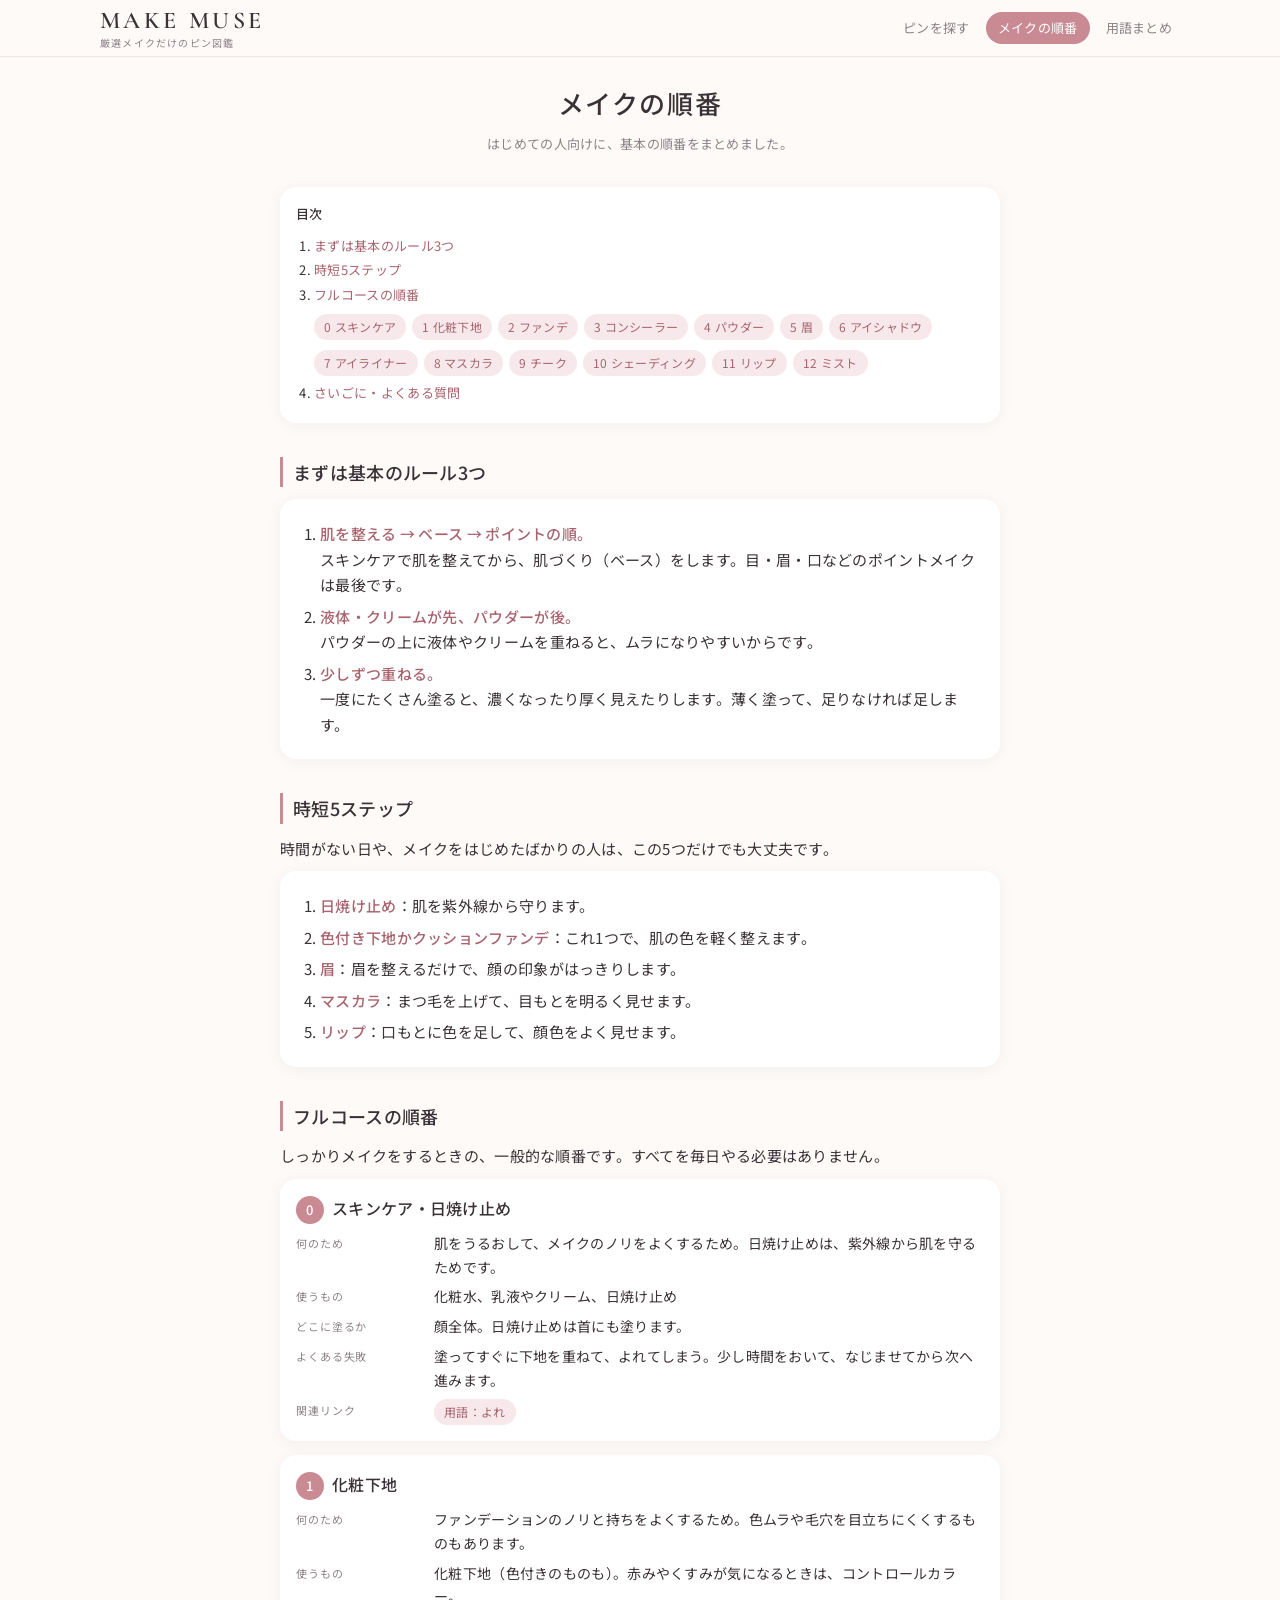
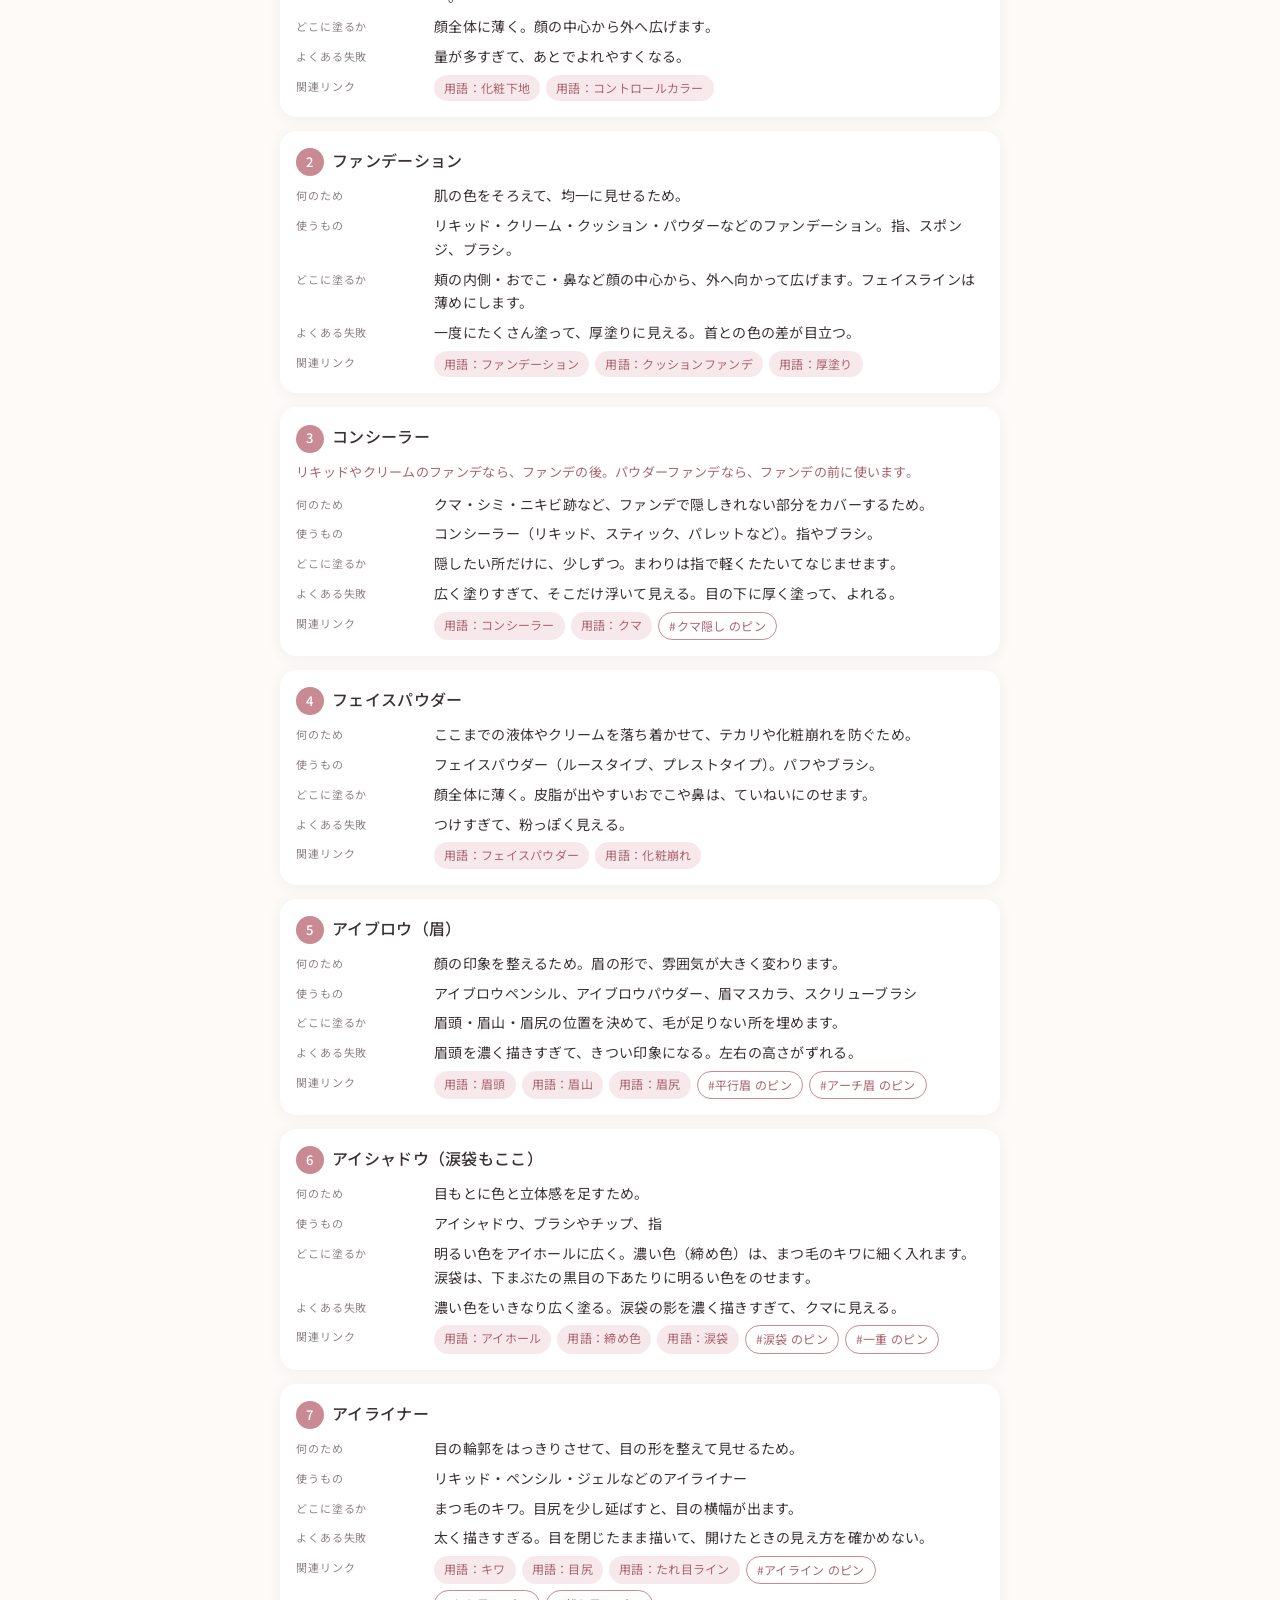
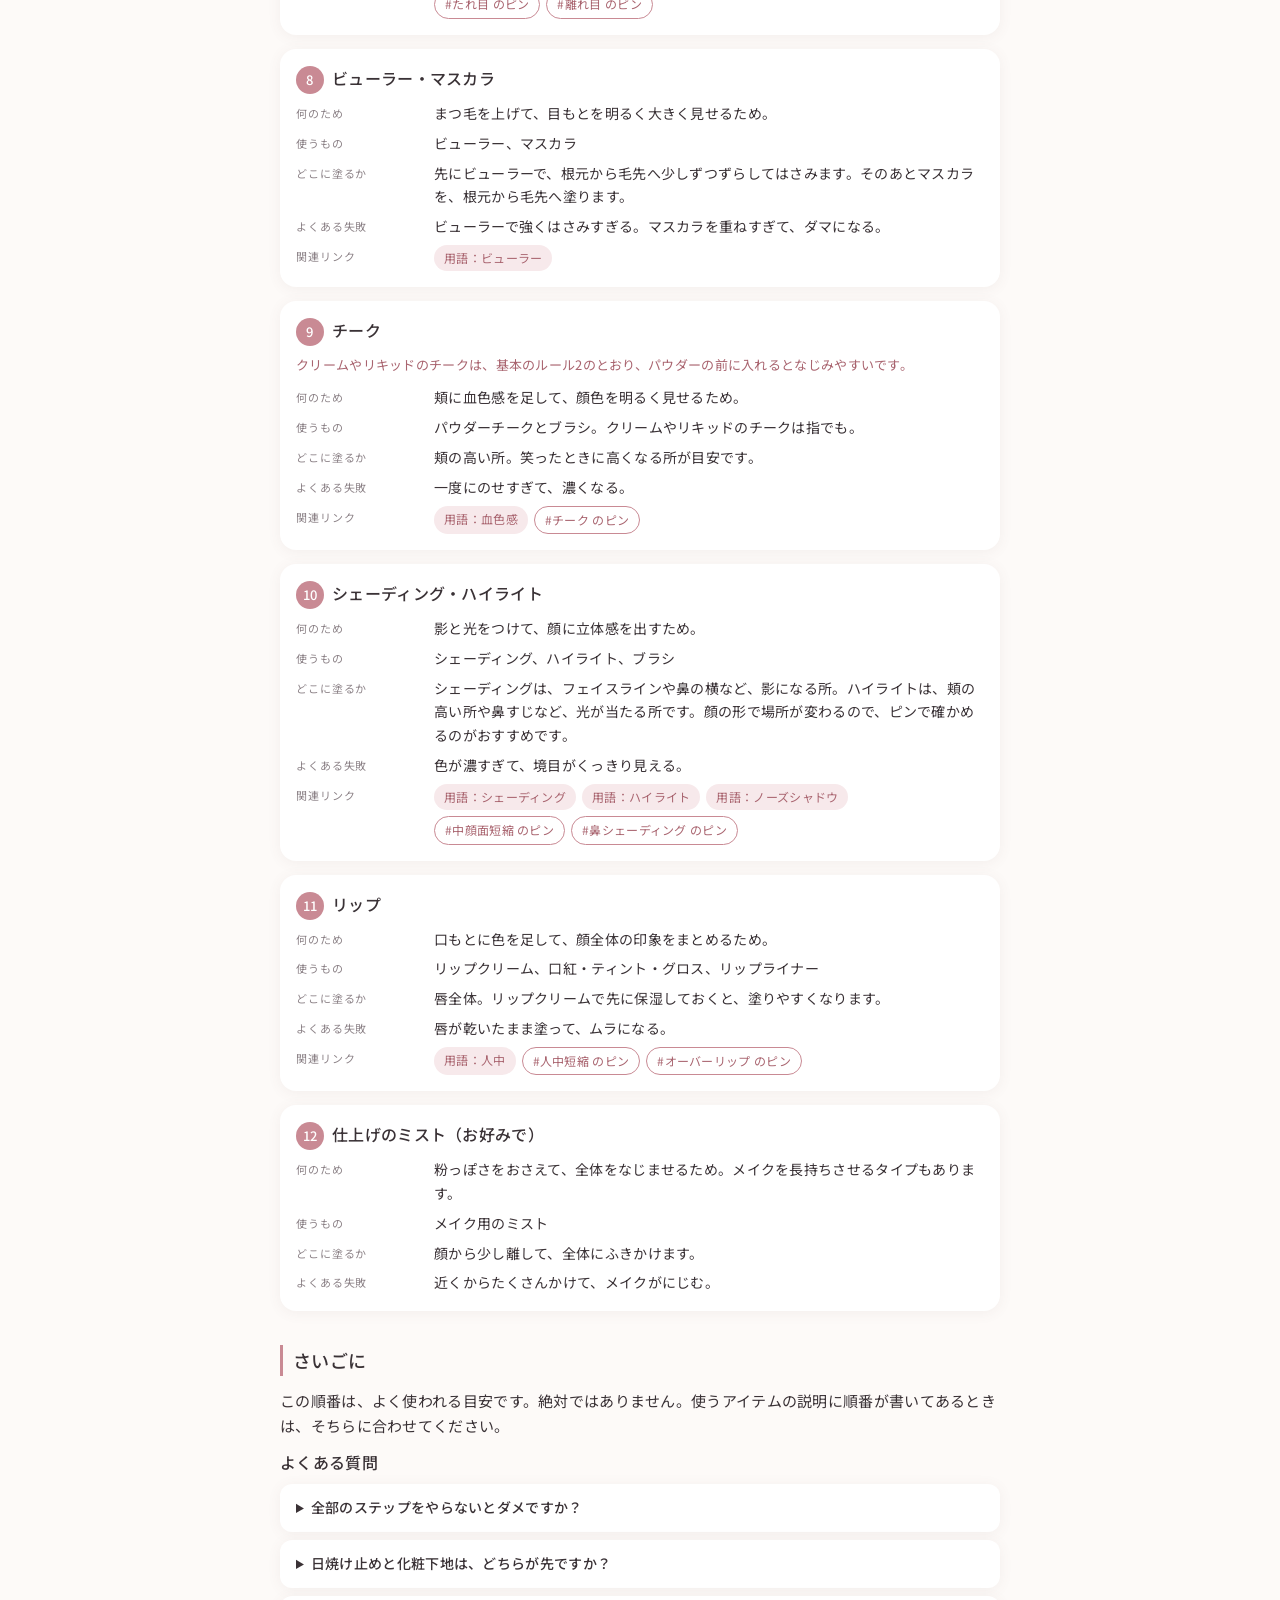
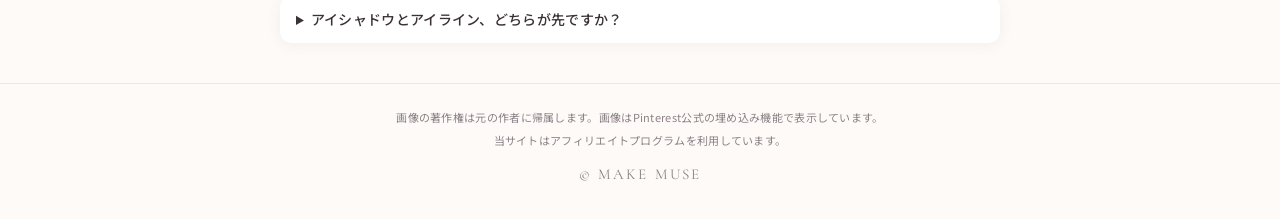
<file: guide.html>
<!DOCTYPE html>
<html lang="ja">
<head>
  <meta charset="UTF-8">
  <meta name="viewport" content="width=device-width, initial-scale=1">
  <title>メイクの順番｜初心者向けの基本と時短5ステップ｜MAKE MUSE</title>
  <meta name="description" content="メイク初心者向けに、ベースメイクからリップまでの基本の順番をまとめました。時短5ステップと、各ステップの塗る場所・よくある失敗、関連するメイクのピンへのリンク付き。">
  <meta property="og:title" content="メイクの順番｜初心者向けの基本と時短5ステップ｜MAKE MUSE">
  <meta property="og:description" content="ベースメイクからリップまで、メイクの基本の順番を初心者向けにまとめました。">
  <meta property="og:type" content="article">
  <meta property="og:url" content="https://makemuse.github.io/guide.html">
  <meta property="og:site_name" content="MAKE MUSE">
  <meta property="og:locale" content="ja_JP">
  <meta name="twitter:card" content="summary">
  <link rel="canonical" href="https://makemuse.github.io/guide.html">
  <link rel="preconnect" href="https://fonts.googleapis.com">
  <link rel="preconnect" href="https://fonts.gstatic.com" crossorigin>
  <link href="https://fonts.googleapis.com/css2?family=Noto+Sans+JP:wght@400;500;700&family=Cormorant+Garamond:wght@500;600&display=swap" rel="stylesheet">
  <link rel="stylesheet" href="css/style.css">
</head>
<body>
  <header class="site-header">
    <div class="container">
      <a class="logo" href="./">
        <span class="logo-en">MAKE MUSE</span>
        <span class="logo-ja">厳選メイクだけのピン図鑑</span>
      </a>
      <nav class="site-nav" aria-label="サイト内メニュー">
        <ul>
          <li><a href="./">ピンを探す</a></li>
          <li><a href="guide.html" aria-current="page">メイクの順番</a></li>
          <li><a href="glossary.html">用語まとめ</a></li>
        </ul>
      </nav>
    </div>
  </header>

  <main class="container doc">
    <div class="doc-head">
      <!-- 下書き:監修待ち -->
      <h1>メイクの順番</h1>
      <p class="doc-lead">はじめての人向けに、基本の順番をまとめました。</p>
    </div>

    <nav class="panel toc" aria-label="このページの目次">
      <p class="toc-title">目次</p>
      <ol>
        <li><a href="#rules">まずは基本のルール3つ</a></li>
        <li><a href="#quick">時短5ステップ</a></li>
        <li><a href="#full">フルコースの順番</a>
          <ul class="toc-sub">
            <li><a class="chip-link" href="#step-skincare">0 スキンケア</a></li>
            <li><a class="chip-link" href="#step-primer">1 化粧下地</a></li>
            <li><a class="chip-link" href="#step-foundation">2 ファンデ</a></li>
            <li><a class="chip-link" href="#step-concealer">3 コンシーラー</a></li>
            <li><a class="chip-link" href="#step-powder">4 パウダー</a></li>
            <li><a class="chip-link" href="#step-brow">5 眉</a></li>
            <li><a class="chip-link" href="#step-shadow">6 アイシャドウ</a></li>
            <li><a class="chip-link" href="#step-liner">7 アイライナー</a></li>
            <li><a class="chip-link" href="#step-mascara">8 マスカラ</a></li>
            <li><a class="chip-link" href="#step-cheek">9 チーク</a></li>
            <li><a class="chip-link" href="#step-shading">10 シェーディング</a></li>
            <li><a class="chip-link" href="#step-lip">11 リップ</a></li>
            <li><a class="chip-link" href="#step-mist">12 ミスト</a></li>
          </ul>
        </li>
        <li><a href="#faq">さいごに・よくある質問</a></li>
      </ol>
    </nav>

    <section id="rules" aria-labelledby="rules-title">
      <!-- 下書き:監修待ち -->
      <h2 id="rules-title">まずは基本のルール3つ</h2>
      <div class="panel">
        <ol class="rule-list">
          <li><b>肌を整える → ベース → ポイントの順。</b><br>スキンケアで肌を整えてから、肌づくり（ベース）をします。目・眉・口などのポイントメイクは最後です。</li>
          <li><b>液体・クリームが先、パウダーが後。</b><br>パウダーの上に液体やクリームを重ねると、ムラになりやすいからです。</li>
          <li><b>少しずつ重ねる。</b><br>一度にたくさん塗ると、濃くなったり厚く見えたりします。薄く塗って、足りなければ足します。</li>
        </ol>
      </div>
    </section>

    <section id="quick" aria-labelledby="quick-title">
      <!-- 下書き:監修待ち -->
      <h2 id="quick-title">時短5ステップ</h2>
      <p>時間がない日や、メイクをはじめたばかりの人は、この5つだけでも大丈夫です。</p>
      <div class="panel">
        <ol class="quick-list">
          <li><b>日焼け止め</b>：肌を紫外線から守ります。</li>
          <li><b>色付き下地かクッションファンデ</b>：これ1つで、肌の色を軽く整えます。</li>
          <li><b>眉</b>：眉を整えるだけで、顔の印象がはっきりします。</li>
          <li><b>マスカラ</b>：まつ毛を上げて、目もとを明るく見せます。</li>
          <li><b>リップ</b>：口もとに色を足して、顔色をよく見せます。</li>
        </ol>
      </div>
    </section>

    <section id="full" aria-labelledby="full-title">
      <!-- 下書き:監修待ち -->
      <h2 id="full-title">フルコースの順番</h2>
      <p>しっかりメイクをするときの、一般的な順番です。すべてを毎日やる必要はありません。</p>

      <div class="steps">
        <article class="panel step" id="step-skincare">
          <h3><span class="step-num">0</span>スキンケア・日焼け止め</h3>
          <dl class="step-dl">
            <dt>何のため</dt><dd>肌をうるおして、メイクのノリをよくするため。日焼け止めは、紫外線から肌を守るためです。</dd>
            <dt>使うもの</dt><dd>化粧水、乳液やクリーム、日焼け止め</dd>
            <dt>どこに塗るか</dt><dd>顔全体。日焼け止めは首にも塗ります。</dd>
            <dt>よくある失敗</dt><dd>塗ってすぐに下地を重ねて、よれてしまう。少し時間をおいて、なじませてから次へ進みます。</dd>
            <dt>関連リンク</dt><dd class="links-row"><a class="chip-link" href="glossary.html#よれ">用語：よれ</a></dd>
          </dl>
        </article>

        <article class="panel step" id="step-primer">
          <h3><span class="step-num">1</span>化粧下地</h3>
          <dl class="step-dl">
            <dt>何のため</dt><dd>ファンデーションのノリと持ちをよくするため。色ムラや毛穴を目立ちにくくするものもあります。</dd>
            <dt>使うもの</dt><dd>化粧下地（色付きのものも）。赤みやくすみが気になるときは、コントロールカラー。</dd>
            <dt>どこに塗るか</dt><dd>顔全体に薄く。顔の中心から外へ広げます。</dd>
            <dt>よくある失敗</dt><dd>量が多すぎて、あとでよれやすくなる。</dd>
            <dt>関連リンク</dt><dd class="links-row"><a class="chip-link" href="glossary.html#化粧下地">用語：化粧下地</a><a class="chip-link" href="glossary.html#コントロールカラー">用語：コントロールカラー</a></dd>
          </dl>
        </article>

        <article class="panel step" id="step-foundation">
          <h3><span class="step-num">2</span>ファンデーション</h3>
          <dl class="step-dl">
            <dt>何のため</dt><dd>肌の色をそろえて、均一に見せるため。</dd>
            <dt>使うもの</dt><dd>リキッド・クリーム・クッション・パウダーなどのファンデーション。指、スポンジ、ブラシ。</dd>
            <dt>どこに塗るか</dt><dd>頬の内側・おでこ・鼻など顔の中心から、外へ向かって広げます。フェイスラインは薄めにします。</dd>
            <dt>よくある失敗</dt><dd>一度にたくさん塗って、厚塗りに見える。首との色の差が目立つ。</dd>
            <dt>関連リンク</dt><dd class="links-row"><a class="chip-link" href="glossary.html#ファンデーション">用語：ファンデーション</a><a class="chip-link" href="glossary.html#クッションファンデ">用語：クッションファンデ</a><a class="chip-link" href="glossary.html#厚塗り">用語：厚塗り</a></dd>
          </dl>
        </article>

        <article class="panel step" id="step-concealer">
          <h3><span class="step-num">3</span>コンシーラー</h3>
          <p class="step-tip">リキッドやクリームのファンデなら、ファンデの後。パウダーファンデなら、ファンデの前に使います。</p>
          <dl class="step-dl">
            <dt>何のため</dt><dd>クマ・シミ・ニキビ跡など、ファンデで隠しきれない部分をカバーするため。</dd>
            <dt>使うもの</dt><dd>コンシーラー（リキッド、スティック、パレットなど）。指やブラシ。</dd>
            <dt>どこに塗るか</dt><dd>隠したい所だけに、少しずつ。まわりは指で軽くたたいてなじませます。</dd>
            <dt>よくある失敗</dt><dd>広く塗りすぎて、そこだけ浮いて見える。目の下に厚く塗って、よれる。</dd>
            <dt>関連リンク</dt><dd class="links-row"><a class="chip-link" href="glossary.html#コンシーラー">用語：コンシーラー</a><a class="chip-link" href="glossary.html#クマ">用語：クマ</a><a class="chip-link chip-link--pin" href="index.html?tag=クマ隠し">#クマ隠し のピン</a></dd>
          </dl>
        </article>

        <article class="panel step" id="step-powder">
          <h3><span class="step-num">4</span>フェイスパウダー</h3>
          <dl class="step-dl">
            <dt>何のため</dt><dd>ここまでの液体やクリームを落ち着かせて、テカリや化粧崩れを防ぐため。</dd>
            <dt>使うもの</dt><dd>フェイスパウダー（ルースタイプ、プレストタイプ）。パフやブラシ。</dd>
            <dt>どこに塗るか</dt><dd>顔全体に薄く。皮脂が出やすいおでこや鼻は、ていねいにのせます。</dd>
            <dt>よくある失敗</dt><dd>つけすぎて、粉っぽく見える。</dd>
            <dt>関連リンク</dt><dd class="links-row"><a class="chip-link" href="glossary.html#フェイスパウダー">用語：フェイスパウダー</a><a class="chip-link" href="glossary.html#化粧崩れ">用語：化粧崩れ</a></dd>
          </dl>
        </article>

        <article class="panel step" id="step-brow">
          <h3><span class="step-num">5</span>アイブロウ（眉）</h3>
          <dl class="step-dl">
            <dt>何のため</dt><dd>顔の印象を整えるため。眉の形で、雰囲気が大きく変わります。</dd>
            <dt>使うもの</dt><dd>アイブロウペンシル、アイブロウパウダー、眉マスカラ、スクリューブラシ</dd>
            <dt>どこに塗るか</dt><dd>眉頭・眉山・眉尻の位置を決めて、毛が足りない所を埋めます。</dd>
            <dt>よくある失敗</dt><dd>眉頭を濃く描きすぎて、きつい印象になる。左右の高さがずれる。</dd>
            <dt>関連リンク</dt><dd class="links-row"><a class="chip-link" href="glossary.html#眉頭">用語：眉頭</a><a class="chip-link" href="glossary.html#眉山">用語：眉山</a><a class="chip-link" href="glossary.html#眉尻">用語：眉尻</a><a class="chip-link chip-link--pin" href="index.html?tag=平行眉">#平行眉 のピン</a><a class="chip-link chip-link--pin" href="index.html?tag=アーチ眉">#アーチ眉 のピン</a></dd>
          </dl>
        </article>

        <article class="panel step" id="step-shadow">
          <h3><span class="step-num">6</span>アイシャドウ（涙袋もここ）</h3>
          <dl class="step-dl">
            <dt>何のため</dt><dd>目もとに色と立体感を足すため。</dd>
            <dt>使うもの</dt><dd>アイシャドウ、ブラシやチップ、指</dd>
            <dt>どこに塗るか</dt><dd>明るい色をアイホールに広く。濃い色（締め色）は、まつ毛のキワに細く入れます。涙袋は、下まぶたの黒目の下あたりに明るい色をのせます。</dd>
            <dt>よくある失敗</dt><dd>濃い色をいきなり広く塗る。涙袋の影を濃く描きすぎて、クマに見える。</dd>
            <dt>関連リンク</dt><dd class="links-row"><a class="chip-link" href="glossary.html#アイホール">用語：アイホール</a><a class="chip-link" href="glossary.html#締め色">用語：締め色</a><a class="chip-link" href="glossary.html#涙袋">用語：涙袋</a><a class="chip-link chip-link--pin" href="index.html?tag=涙袋">#涙袋 のピン</a><a class="chip-link chip-link--pin" href="index.html?tag=一重">#一重 のピン</a></dd>
          </dl>
        </article>

        <article class="panel step" id="step-liner">
          <h3><span class="step-num">7</span>アイライナー</h3>
          <dl class="step-dl">
            <dt>何のため</dt><dd>目の輪郭をはっきりさせて、目の形を整えて見せるため。</dd>
            <dt>使うもの</dt><dd>リキッド・ペンシル・ジェルなどのアイライナー</dd>
            <dt>どこに塗るか</dt><dd>まつ毛のキワ。目尻を少し延ばすと、目の横幅が出ます。</dd>
            <dt>よくある失敗</dt><dd>太く描きすぎる。目を閉じたまま描いて、開けたときの見え方を確かめない。</dd>
            <dt>関連リンク</dt><dd class="links-row"><a class="chip-link" href="glossary.html#キワ">用語：キワ</a><a class="chip-link" href="glossary.html#目尻">用語：目尻</a><a class="chip-link" href="glossary.html#たれ目ライン">用語：たれ目ライン</a><a class="chip-link chip-link--pin" href="index.html?tag=アイライン">#アイライン のピン</a><a class="chip-link chip-link--pin" href="index.html?tag=たれ目">#たれ目 のピン</a><a class="chip-link chip-link--pin" href="index.html?tag=離れ目">#離れ目 のピン</a></dd>
          </dl>
        </article>

        <article class="panel step" id="step-mascara">
          <h3><span class="step-num">8</span>ビューラー・マスカラ</h3>
          <dl class="step-dl">
            <dt>何のため</dt><dd>まつ毛を上げて、目もとを明るく大きく見せるため。</dd>
            <dt>使うもの</dt><dd>ビューラー、マスカラ</dd>
            <dt>どこに塗るか</dt><dd>先にビューラーで、根元から毛先へ少しずつずらしてはさみます。そのあとマスカラを、根元から毛先へ塗ります。</dd>
            <dt>よくある失敗</dt><dd>ビューラーで強くはさみすぎる。マスカラを重ねすぎて、ダマになる。</dd>
            <dt>関連リンク</dt><dd class="links-row"><a class="chip-link" href="glossary.html#ビューラー">用語：ビューラー</a></dd>
          </dl>
        </article>

        <article class="panel step" id="step-cheek">
          <h3><span class="step-num">9</span>チーク</h3>
          <p class="step-tip">クリームやリキッドのチークは、基本のルール2のとおり、パウダーの前に入れるとなじみやすいです。</p>
          <dl class="step-dl">
            <dt>何のため</dt><dd>頬に血色感を足して、顔色を明るく見せるため。</dd>
            <dt>使うもの</dt><dd>パウダーチークとブラシ。クリームやリキッドのチークは指でも。</dd>
            <dt>どこに塗るか</dt><dd>頬の高い所。笑ったときに高くなる所が目安です。</dd>
            <dt>よくある失敗</dt><dd>一度にのせすぎて、濃くなる。</dd>
            <dt>関連リンク</dt><dd class="links-row"><a class="chip-link" href="glossary.html#血色感">用語：血色感</a><a class="chip-link chip-link--pin" href="index.html?tag=チーク">#チーク のピン</a></dd>
          </dl>
        </article>

        <article class="panel step" id="step-shading">
          <h3><span class="step-num">10</span>シェーディング・ハイライト</h3>
          <dl class="step-dl">
            <dt>何のため</dt><dd>影と光をつけて、顔に立体感を出すため。</dd>
            <dt>使うもの</dt><dd>シェーディング、ハイライト、ブラシ</dd>
            <dt>どこに塗るか</dt><dd>シェーディングは、フェイスラインや鼻の横など、影になる所。ハイライトは、頬の高い所や鼻すじなど、光が当たる所です。顔の形で場所が変わるので、ピンで確かめるのがおすすめです。</dd>
            <dt>よくある失敗</dt><dd>色が濃すぎて、境目がくっきり見える。</dd>
            <dt>関連リンク</dt><dd class="links-row"><a class="chip-link" href="glossary.html#シェーディング">用語：シェーディング</a><a class="chip-link" href="glossary.html#ハイライト">用語：ハイライト</a><a class="chip-link" href="glossary.html#ノーズシャドウ">用語：ノーズシャドウ</a><a class="chip-link chip-link--pin" href="index.html?tag=中顔面短縮">#中顔面短縮 のピン</a><a class="chip-link chip-link--pin" href="index.html?tag=鼻シェーディング">#鼻シェーディング のピン</a></dd>
          </dl>
        </article>

        <article class="panel step" id="step-lip">
          <h3><span class="step-num">11</span>リップ</h3>
          <dl class="step-dl">
            <dt>何のため</dt><dd>口もとに色を足して、顔全体の印象をまとめるため。</dd>
            <dt>使うもの</dt><dd>リップクリーム、口紅・ティント・グロス、リップライナー</dd>
            <dt>どこに塗るか</dt><dd>唇全体。リップクリームで先に保湿しておくと、塗りやすくなります。</dd>
            <dt>よくある失敗</dt><dd>唇が乾いたまま塗って、ムラになる。</dd>
            <dt>関連リンク</dt><dd class="links-row"><a class="chip-link" href="glossary.html#人中">用語：人中</a><a class="chip-link chip-link--pin" href="index.html?tag=人中短縮">#人中短縮 のピン</a><a class="chip-link chip-link--pin" href="index.html?tag=オーバーリップ">#オーバーリップ のピン</a></dd>
          </dl>
        </article>

        <article class="panel step" id="step-mist">
          <h3><span class="step-num">12</span>仕上げのミスト（お好みで）</h3>
          <dl class="step-dl">
            <dt>何のため</dt><dd>粉っぽさをおさえて、全体をなじませるため。メイクを長持ちさせるタイプもあります。</dd>
            <dt>使うもの</dt><dd>メイク用のミスト</dd>
            <dt>どこに塗るか</dt><dd>顔から少し離して、全体にふきかけます。</dd>
            <dt>よくある失敗</dt><dd>近くからたくさんかけて、メイクがにじむ。</dd>
          </dl>
        </article>
      </div>
    </section>

    <section id="faq" aria-labelledby="faq-title">
      <!-- 下書き:監修待ち -->
      <h2 id="faq-title">さいごに</h2>
      <p>この順番は、よく使われる目安です。絶対ではありません。使うアイテムの説明に順番が書いてあるときは、そちらに合わせてください。</p>
      <h3>よくある質問</h3>
      <div class="faq">
        <details>
          <summary>全部のステップをやらないとダメですか？</summary>
          <p>いいえ。まずは時短5ステップから始めて、慣れてきたら少しずつ足していけば大丈夫です。</p>
        </details>
        <details>
          <summary>日焼け止めと化粧下地は、どちらが先ですか？</summary>
          <p>一般的には、日焼け止めが先です。日焼け止めと下地が1つになったアイテムもあります。</p>
        </details>
        <details>
          <summary>アイシャドウとアイライン、どちらが先ですか？</summary>
          <p>アイシャドウを先に塗ることが多いです。ラインを先に引いて、上からシャドウでぼかす方法もあります。</p>
        </details>
      </div>
    </section>
  </main>

  <footer class="site-footer">
    <div class="container">
      <p class="footer-note">画像の著作権は元の作者に帰属します。画像はPinterest公式の埋め込み機能で表示しています。</p>
      <p class="footer-note">当サイトはアフィリエイトプログラムを利用しています。</p>
      <p class="copyright">© MAKE MUSE</p>
    </div>
  </footer>
</body>
</html>
</file>
<file: css/style.css>
/* =========================================================
   MAKE MUSE - スマホ優先 / 清潔感のある美容系トーン
   ========================================================= */
:root {
  --bg: #fdfaf8;
  --surface: #ffffff;
  --text: #3a3236;
  --muted: #8c8287;
  --line: #efe6e6;
  --accent: #c98a94;        /* くすみローズ */
  --accent-deep: #a9646f;
  --accent-soft: #f7e9eb;
  --radius: 16px;
  --shadow: 0 2px 14px rgba(120, 80, 90, .07);
  --font: "Noto Sans JP", system-ui, -apple-system, "Hiragino Sans", sans-serif;
  --font-en: "Cormorant Garamond", Georgia, serif;
}

*, *::before, *::after { box-sizing: border-box; }
html { -webkit-text-size-adjust: 100%; }
body {
  margin: 0;
  background: var(--bg);
  color: var(--text);
  font-family: var(--font);
  font-size: 15px;
  line-height: 1.7;
  letter-spacing: .02em;
}
a { color: var(--accent-deep); }
button { font: inherit; color: inherit; cursor: pointer; }
[hidden] { display: none !important; }

.container { width: 100%; max-width: 1120px; margin: 0 auto; padding: 0 12px; }

/* ---------- header ---------- */
.site-header {
  position: sticky; top: 0; z-index: 10;
  background: rgba(253, 250, 248, .92);
  backdrop-filter: blur(8px);
  -webkit-backdrop-filter: blur(8px);
  border-bottom: 1px solid var(--line);
}
.site-header .container { display: flex; flex-wrap: wrap; align-items: center; column-gap: 16px; min-height: 56px; }
.logo { display: flex; flex-direction: column; text-decoration: none; color: var(--text); line-height: 1.1; padding: 9px 0 6px; }

/* 共通メニュー（スマホは2段目、PCはロゴの右） */
.site-nav { width: 100%; }
.site-nav ul {
  display: flex; gap: 4px; margin: 0 -4px; padding: 0 0 8px; list-style: none;
  overflow-x: auto; scrollbar-width: none;
}
.site-nav ul::-webkit-scrollbar { display: none; }
.site-nav a {
  display: block; padding: 5px 12px; border-radius: 999px;
  font-size: 12px; color: var(--muted); text-decoration: none; white-space: nowrap;
}
.site-nav a:hover { color: var(--accent-deep); background: var(--accent-soft); }
.site-nav a[aria-current="page"] { background: var(--accent); color: #fff; }
.logo-en { font-family: var(--font-en); font-size: 24px; font-weight: 600; letter-spacing: .14em; }
.logo-ja { font-size: 10px; color: var(--muted); letter-spacing: .12em; margin-top: 2px; }

/* ---------- hero ---------- */
.hero { padding: 22px 4px 6px; text-align: center; }
.hero-lead { margin: 0; font-size: 14px; font-weight: 400; line-height: 1.7; color: var(--muted); }

/* ---------- search ---------- */
.search { margin: 14px 0 6px; }
.search-box {
  position: relative; display: flex; align-items: center;
  background: var(--surface);
  border: 1px solid var(--line);
  border-radius: 999px;
  box-shadow: var(--shadow);
  transition: border-color .2s;
}
.search-box:focus-within { border-color: var(--accent); }
.search-icon { width: 18px; height: 18px; margin-left: 16px; color: var(--muted); flex: none; }
#search-input {
  flex: 1; min-width: 0;
  border: 0; outline: 0; background: transparent;
  padding: 13px 10px;
  font: inherit; font-size: 16px; /* iOSのズーム防止 */
  color: var(--text);
}
#search-input::-webkit-search-cancel-button { display: none; }
.search-clear {
  border: 0; background: var(--accent-soft); color: var(--accent-deep);
  width: 28px; height: 28px; border-radius: 50%; margin-right: 8px; line-height: 1;
}
.search-hint { min-height: 1.4em; margin: 8px 6px 0; font-size: 12px; color: var(--muted); }
.search-hint b { color: var(--accent-deep); font-weight: 500; }

/* ---------- tags ---------- */
.tags { margin: 14px 0 6px; }
.tags-head { display: flex; align-items: baseline; justify-content: space-between; gap: 8px; }
.section-title { margin: 0 0 10px; font-size: 14px; font-weight: 500; }
.section-title small { font-size: 11px; color: var(--muted); font-weight: 400; margin-left: 6px; }
.text-btn { border: 0; background: none; padding: 4px 2px; font-size: 12px; color: var(--accent-deep); text-decoration: underline; text-underline-offset: 3px; }

.tag-list { display: flex; flex-wrap: wrap; gap: 8px; }
.tag-list.is-collapsed { max-height: 84px; overflow: hidden; }
.tags-more { margin-top: 6px; }

.tag-chip {
  display: inline-flex; align-items: center; gap: 4px;
  border: 1px solid var(--line);
  background: var(--surface);
  border-radius: 999px;
  padding: 6px 12px;
  font-size: 13px;
  white-space: nowrap;
  transition: background .15s, border-color .15s, color .15s;
}
.tag-chip:hover { border-color: var(--accent); }
.tag-chip .count { font-size: 11px; color: var(--muted); }
.tag-chip[aria-pressed="true"] { background: var(--accent); border-color: var(--accent); color: #fff; }
.tag-chip[aria-pressed="true"] .count { color: rgba(255,255,255,.85); }
.tag-chip:disabled { opacity: .35; cursor: default; }

/* ---------- results ---------- */
.results { margin-top: 10px; }
.result-count { font-size: 12px; color: var(--muted); margin: 0 4px 10px; }

.pin-grid {
  display: grid;
  grid-template-columns: 1fr;
  gap: 18px;
}
@media (min-width: 720px)  { .pin-grid { grid-template-columns: repeat(2, 1fr); } }
@media (min-width: 1080px) { .pin-grid { grid-template-columns: repeat(3, 1fr); } }

.card {
  background: var(--surface);
  border-radius: var(--radius);
  box-shadow: var(--shadow);
  overflow: hidden;
  display: flex; flex-direction: column;
}
.pin-wrap {
  display: flex; justify-content: center;
  min-height: 120px;
  padding-top: 8px;
  overflow: hidden;
}
.pin-wrap > span { max-width: 100%; }

/* 埋め込みが読み込めなかった時の代替表示 */
.pin-fallback {
  width: 100%; aspect-ratio: 3 / 4; max-height: 420px;
  margin: 0 8px;
  border-radius: 12px;
  background: linear-gradient(160deg, #f8e8ea 0%, #fbf3ee 55%, #efe3ea 100%);
  display: flex; flex-direction: column; align-items: center; justify-content: center; gap: 10px;
  text-align: center; color: var(--muted); font-size: 13px; padding: 16px;
}
.pin-fallback .fb-title { font-family: var(--font-en); font-size: 22px; color: var(--accent-deep); letter-spacing: .1em; }
.pin-fallback a {
  display: inline-block; padding: 6px 14px; border-radius: 999px;
  background: #fff; color: var(--accent-deep); text-decoration: none; font-size: 12px;
}

.card-body { padding: 12px 16px 16px; display: flex; flex-direction: column; gap: 10px; }
.card-tags { display: flex; flex-wrap: wrap; gap: 6px; margin: 0; padding: 0; list-style: none; }
.card-tag {
  border: 0; background: var(--accent-soft); color: var(--accent-deep);
  font-size: 12px; padding: 3px 10px; border-radius: 999px;
}
.card-tag.is-active { background: var(--accent); color: #fff; }

.comment { margin: 0; font-size: 14px; }
.label {
  display: inline-block; font-size: 10px; letter-spacing: .1em;
  color: var(--accent-deep); border: 1px solid var(--accent);
  border-radius: 4px; padding: 0 6px; margin-right: 6px; vertical-align: 1px;
}
/* 元の作者・元のタグ */
.source-info {
  display: flex; flex-direction: column; gap: 2px;
  min-width: 0;
  font-size: 11px; line-height: 1.6; color: var(--muted);
  overflow-wrap: anywhere; word-break: break-word;
}
.src-row { margin: 0; }
.src-label { color: var(--muted); }
.source-info a { color: var(--accent-deep); text-decoration: underline; text-underline-offset: 2px; }
.source-info a:hover { color: var(--accent); }
.orig-tags { display: flex; flex-wrap: wrap; align-items: baseline; }
.orig-tags ul { display: flex; flex-wrap: wrap; gap: 0 8px; margin: 0; padding: 0; list-style: none; min-width: 0; }
.orig-tags li { color: var(--accent-deep); }
.orig-ja { color: var(--muted); }

.cosme {
  margin: 0; font-size: 13px;
  border-top: 1px dashed var(--line); padding-top: 10px;
}
.cosme-name { font-weight: 500; }

/* アフィリエイトリンク（ボタン） */
.affiliate-btn {
  display: block; text-align: center; margin-top: 8px;
  padding: 9px 12px; border-radius: 10px;
  background: var(--text); color: #fff; text-decoration: none; font-size: 13px;
}
.affiliate-btn:hover { opacity: .88; }
.pr { font-size: 10px; color: var(--muted); margin-left: 4px; }

/* ---------- 広告枠 ---------- */
.ad-slot { margin: 18px 0; }
.ad-slot:empty { display: none; }
.pin-grid .ad-slot { margin: 0; }
/* 開発中のプレースホルダー表示（app.js の CONFIG.showAdPlaceholders で切替） */
.show-ad-ph .ad-slot:empty {
  display: flex; align-items: center; justify-content: center;
  min-height: 100px;
  border: 1px dashed #dccfd1; border-radius: var(--radius);
  color: #b9adb0; font-size: 12px; letter-spacing: .1em;
}
.show-ad-ph .ad-slot:empty::before { content: "AD SPACE（" attr(data-ad) "）"; }
.show-ad-ph .pin-grid .ad-slot:empty { min-height: 250px; }

/* ---------- 0件 ---------- */
.empty {
  text-align: center; padding: 32px 16px;
  background: var(--surface); border-radius: var(--radius); box-shadow: var(--shadow);
}
.empty-title { margin: 0 0 4px; font-weight: 500; }
.empty-sub { margin: 0 0 16px; font-size: 13px; color: var(--muted); }
.suggest-list { display: flex; flex-wrap: wrap; justify-content: center; gap: 8px; }

/* ---------- pager ---------- */
.pager { display: flex; justify-content: center; align-items: center; gap: 6px; margin: 26px 0 8px; flex-wrap: wrap; }
.pager button {
  min-width: 38px; height: 38px; padding: 0 10px;
  border: 1px solid var(--line); background: var(--surface); border-radius: 999px; font-size: 13px;
}
.pager button[aria-current="page"] { background: var(--accent); border-color: var(--accent); color: #fff; }
.pager button:disabled { opacity: .35; cursor: default; }
.pager .gap { color: var(--muted); padding: 0 2px; }

/* ---------- footer ---------- */
.site-footer { margin-top: 32px; padding: 24px 0 32px; border-top: 1px solid var(--line); text-align: center; }
.footer-note { margin: 0 0 4px; font-size: 11px; color: var(--muted); }
.copyright { margin: 12px 0 0; font-family: var(--font-en); letter-spacing: .14em; color: var(--muted); }

@media (min-width: 720px) {
  .container { padding: 0 20px; }
  .hero { padding-top: 34px; }
  .hero-lead { font-size: 15px; }
  .search { max-width: 640px; margin-left: auto; margin-right: auto; }
  .site-header .container { flex-wrap: nowrap; height: 56px; }
  .logo { padding: 0; }
  .site-nav { width: auto; margin-left: auto; }
  .site-nav ul { padding: 0; }
  .site-nav a { font-size: 13px; }
}

/* =========================================================
   読みものページ（メイクの順番 / 用語まとめ）
   ========================================================= */
.doc { max-width: 760px; padding-bottom: 8px; }
.doc [id] { scroll-margin-top: 108px; }
.doc-head { padding: 24px 4px 4px; text-align: center; }
.doc-head h1 { margin: 0 0 8px; font-size: 22px; font-weight: 500; letter-spacing: .06em; }
.doc-lead { margin: 0; font-size: 13px; color: var(--muted); }
.doc h2 {
  margin: 34px 0 12px; font-size: 18px; font-weight: 500;
  padding-left: 10px; border-left: 3px solid var(--accent);
}
.doc h3 { margin: 0 0 8px; font-size: 16px; font-weight: 500; }
.doc p { margin: 0 0 10px; }
.note { font-size: 12px; color: var(--muted); }

.panel {
  background: var(--surface); border-radius: var(--radius); box-shadow: var(--shadow);
  padding: 16px;
}

/* 目次・ジャンプボタン */
.toc { margin-top: 18px; }
.toc-title { margin: 0 0 8px; font-size: 13px; font-weight: 500; }
.toc ol, .toc ul { margin: 0; padding-left: 1.4em; font-size: 13px; }
.toc li { margin: 2px 0; }
.toc .toc-sub { display: flex; flex-wrap: wrap; gap: 6px; padding: 6px 0 2px; list-style: none; }
.toc a { text-decoration: none; }
.toc a:hover { text-decoration: underline; }

.chip-link {
  display: inline-block; border-radius: 999px; padding: 3px 10px;
  font-size: 12px; text-decoration: none; white-space: nowrap;
  background: var(--accent-soft); color: var(--accent-deep);
}
.chip-link:hover { background: var(--accent); color: #fff; }
.chip-link--pin { background: var(--surface); border: 1px solid var(--accent); }

/* 基本ルール・時短ステップ */
.rule-list, .quick-list { margin: 0; padding-left: 1.6em; }
.rule-list li, .quick-list li { margin: 6px 0; }
.rule-list b, .quick-list b { font-weight: 500; color: var(--accent-deep); }

/* フルコースのステップ */
.steps { display: flex; flex-direction: column; gap: 14px; }
.step-num {
  display: inline-flex; align-items: center; justify-content: center;
  min-width: 28px; height: 28px; margin-right: 8px; border-radius: 50%;
  background: var(--accent); color: #fff; font-size: 13px; font-weight: 500;
}
.step-tip { margin: 0 0 8px; font-size: 13px; color: var(--accent-deep); }
.step-dl { margin: 0; display: grid; grid-template-columns: 1fr; gap: 2px; font-size: 14px; }
.step-dl dt { font-size: 11px; color: var(--muted); letter-spacing: .08em; margin-top: 6px; }
.step-dl dd { margin: 0; }
.links-row { display: flex; flex-wrap: wrap; gap: 6px; }
@media (min-width: 720px) {
  .step-dl { grid-template-columns: 9em 1fr; column-gap: 12px; row-gap: 6px; }
  .step-dl dt { margin-top: 2px; }
}

/* よくある質問 */
.faq { display: flex; flex-direction: column; gap: 8px; }
.faq details { background: var(--surface); border-radius: 12px; box-shadow: var(--shadow); padding: 12px 16px; }
.faq summary { cursor: pointer; font-weight: 500; font-size: 14px; }
.faq details p { margin: 8px 0 0; font-size: 14px; }

/* 用語まとめ */
.gl-tools { position: relative; }
.gl-search { margin: 0 0 12px; }
.gl-search input {
  width: 100%; border: 1px solid var(--line); border-radius: 999px; background: var(--surface);
  padding: 11px 16px; font: inherit; font-size: 16px; color: var(--text); outline: 0;
}
.gl-search input:focus { border-color: var(--accent); }
.gl-count { min-height: 1.4em; margin: 6px 6px 0; font-size: 12px; color: var(--muted); }
.jump, .toc .jump { display: flex; flex-wrap: wrap; gap: 6px; margin: 0; padding: 0; list-style: none; }
.gl-cat { margin-top: 6px; }
.terms { display: flex; flex-direction: column; gap: 12px; }
.term h3 { display: flex; flex-wrap: wrap; align-items: baseline; gap: 6px; }
.term-yomi { font-size: 12px; color: var(--muted); font-weight: 400; }
.term-langs { margin: 0 0 8px; display: grid; grid-template-columns: auto 1fr; gap: 2px 10px; font-size: 13px; }
.term-langs dt { font-size: 11px; color: var(--muted); padding-top: 2px; }
.term-langs dd { margin: 0; overflow-wrap: anywhere; }
.term-langs .blank { color: #c4b8bb; }
.term-short { margin: 0 0 6px; font-weight: 500; font-size: 14px; }
.term-more { margin: 0 0 10px; font-size: 14px; }
.term-foot { display: flex; flex-wrap: wrap; gap: 6px; align-items: center; font-size: 12px; color: var(--muted); }
.gl-empty { text-align: center; padding: 24px 16px; color: var(--muted); font-size: 14px; }
@media (min-width: 720px) {
  .doc [id] { scroll-margin-top: 76px; }
  .doc-head h1 { font-size: 26px; }
}
</file>
